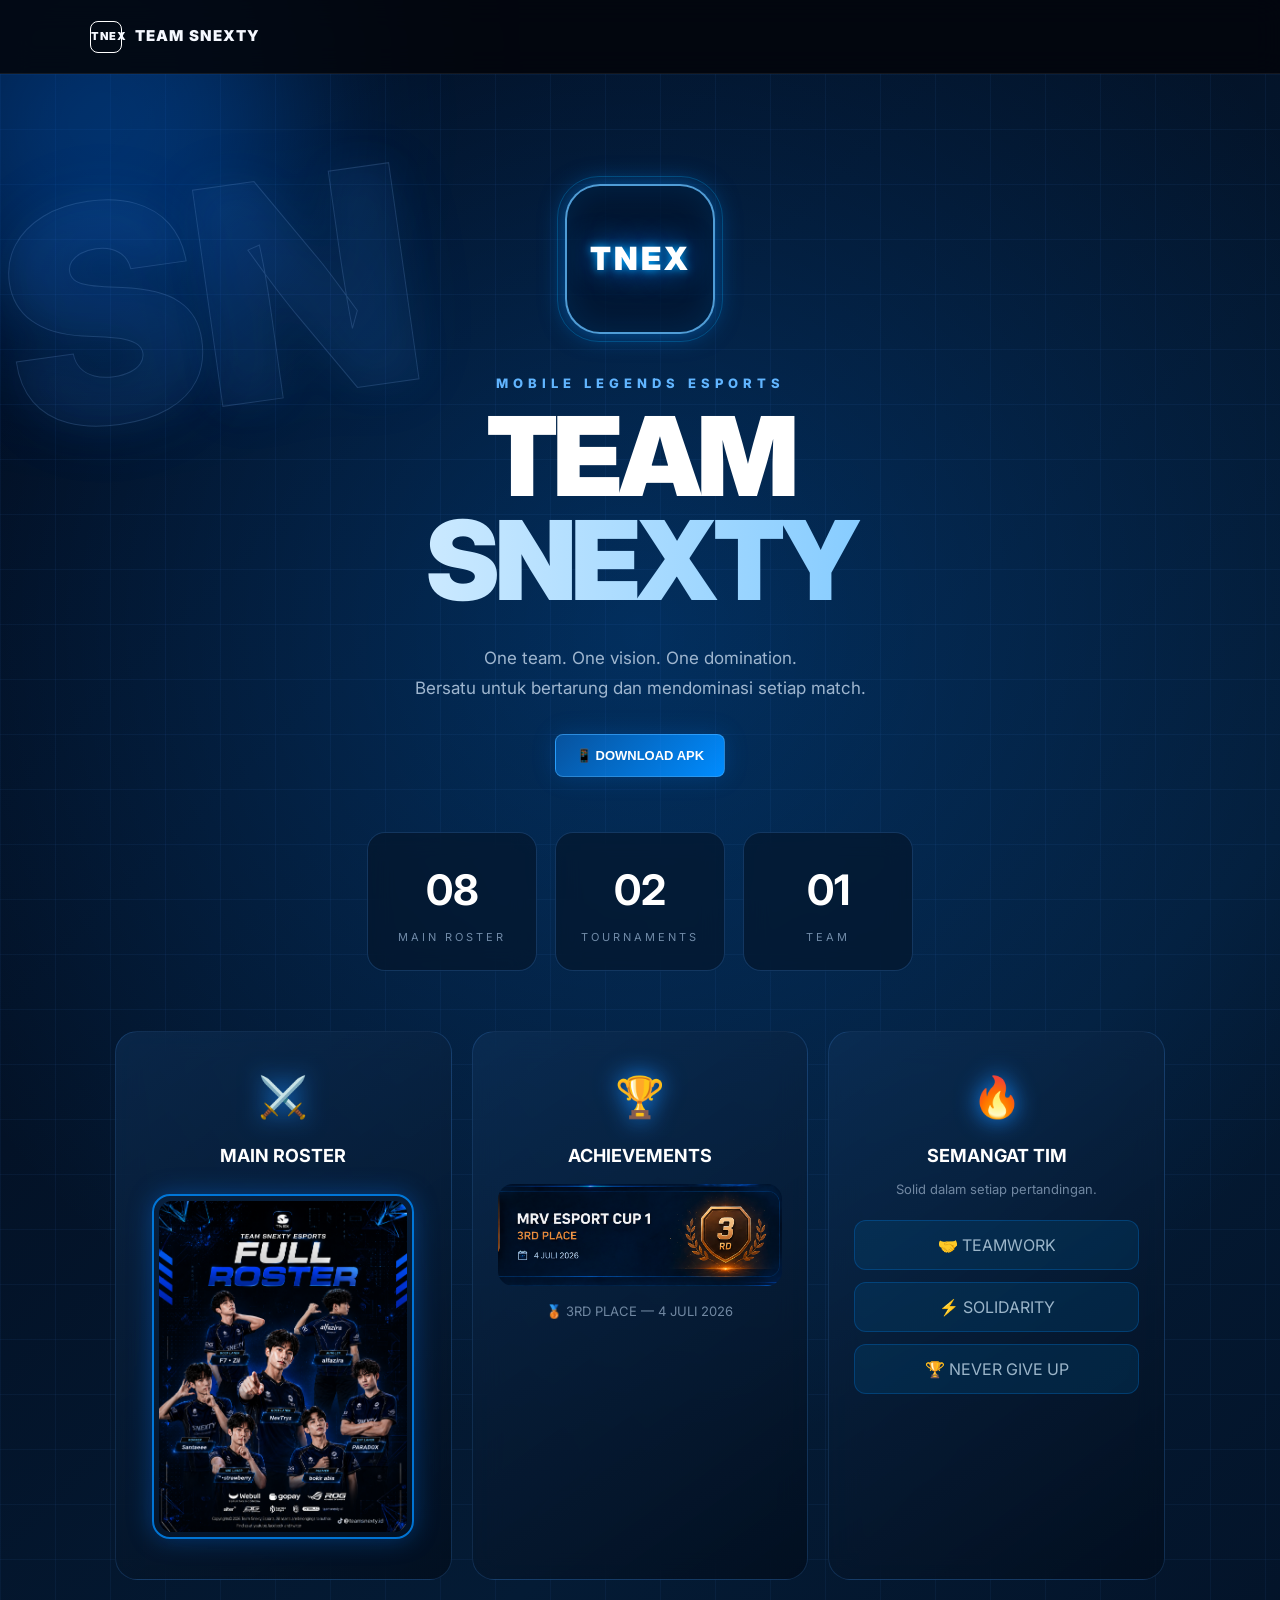
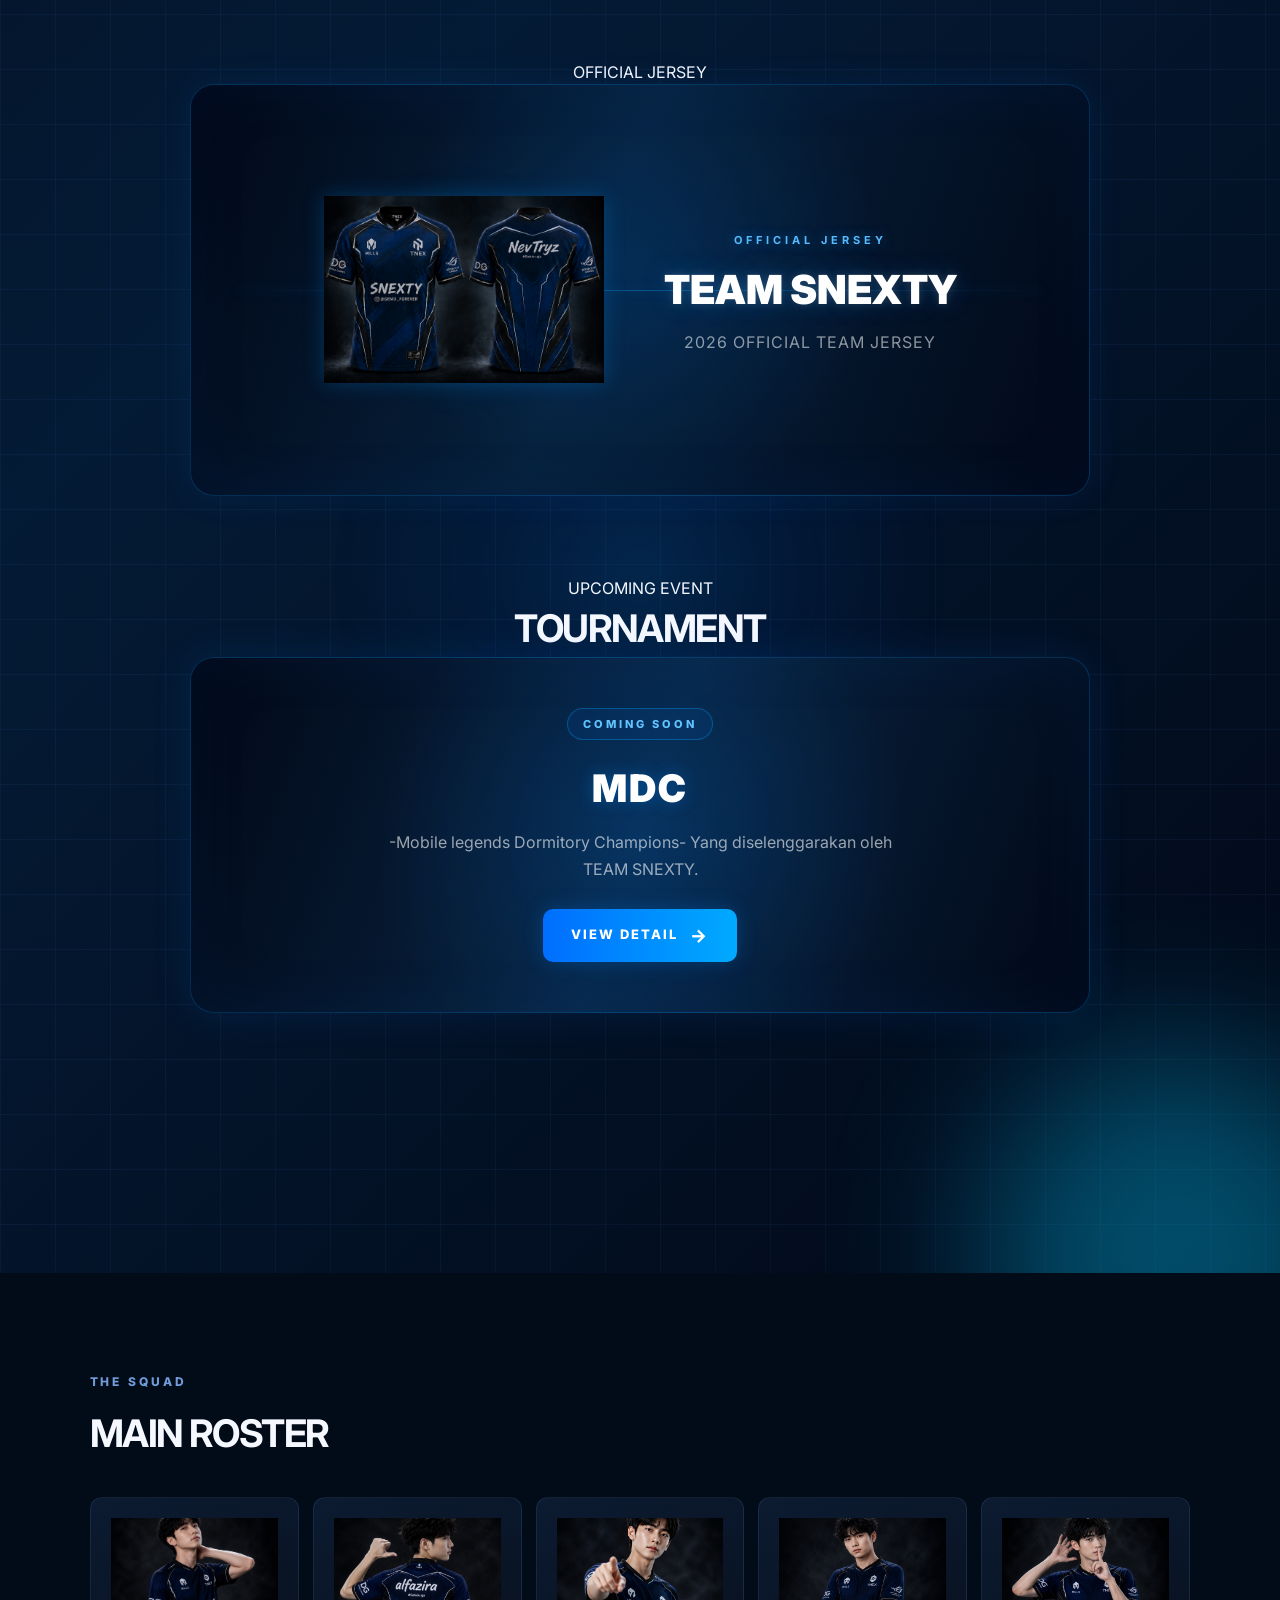
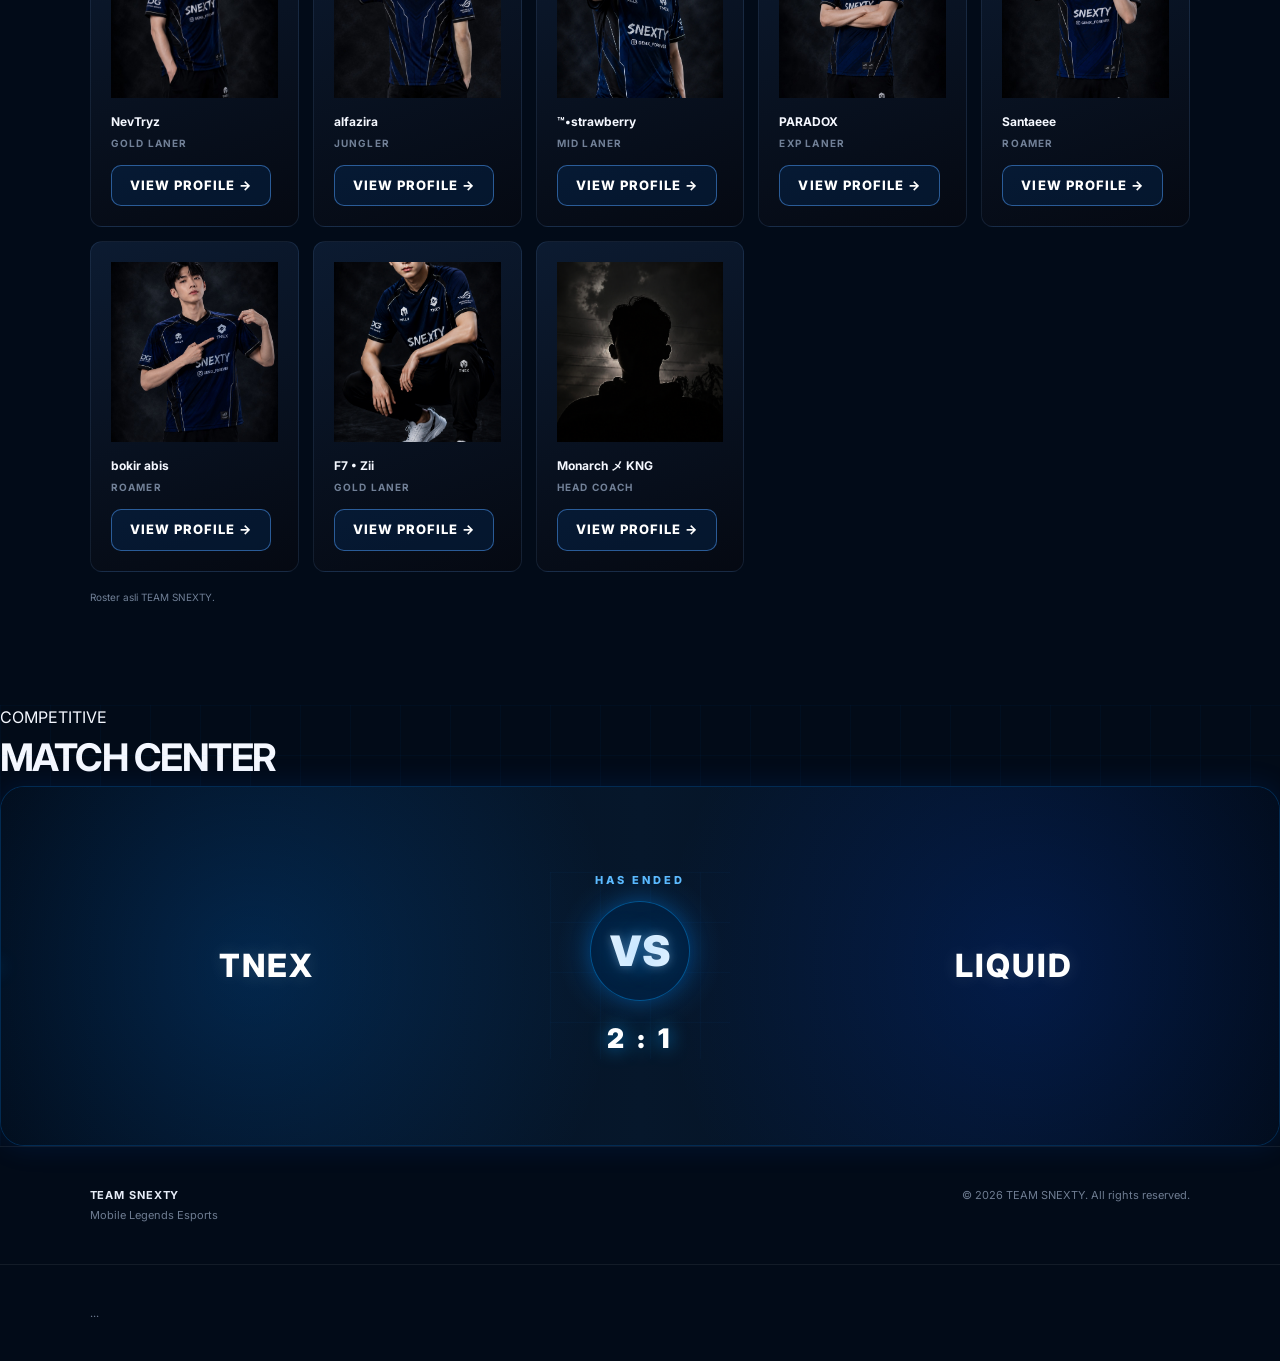
<file: index.html>
<!DOCTYPE html>
<html lang="id">
<head>
  <meta charset="UTF-8">
  <meta name="viewport" content="width=device-width, initial-scale=1.0">
  <title>TEAM SNEXTY — Mobile Legends Esports</title>
  <link rel="stylesheet" href="style.css">
</head>
  <!-- DOWNLOAD APK -->

<!-- PASSWORD POPUP -->
<div id="apkGate" class="apk-gate">
  <div class="apk-overlay" onclick="closeApkGate()"></div>

  <div class="apk-box">
    <button class="apk-close" onclick="closeApkGate()">×</button>

    <div class="apk-icon">📱</div>

    <div class="apk-small">TEAM SNEXTY</div>
    <h2>DOWNLOAD APK</h2>

    <p>
      Masukkan sandi untuk membuka akses download
      aplikasi TEAM SNEXTY.
    </p>

    <input
      id="apkPassword"
      type="password"
      placeholder="Masukkan sandi"
    >

    <div id="apkError"></div>

    <button class="apk-unlock" onclick="checkApkPassword()">
      UNLOCK DOWNLOAD →
    </button>

    <!-- Muncul kalau password benar -->
    <div id="apkDownload" style="display:none;">
      <div class="apk-success">
        ✓ AKSES DIBUKA
      </div>

      <a
        href="TeamSnexty.apk"
        download
        class="apk-real-download"
      >
        DOWNLOAD TEAM SNEXTY APK
      </a>
    </div>
  </div>
</div>

<style>
/* TOMBOL DOWNLOAD */
.apk-btn {
  cursor: pointer;
  color: white;
  background: linear-gradient(135deg, #07529d, #008cff);
  border: 1px solid rgba(80,180,255,.5);
  box-shadow: 0 0 25px rgba(0,130,255,.2);
}

.apk-btn:hover {
  transform: translateY(-3px);
  box-shadow: 0 8px 30px rgba(0,130,255,.35);
}

/* POPUP */
.apk-gate {
  display: none;
  position: fixed;
  inset: 0;
  z-index: 99999;
  align-items: center;
  justify-content: center;
  padding: 20px;
}

.apk-gate.show {
  display: flex;
}

.apk-overlay {
  position: absolute;
  inset: 0;
  background: rgba(0,5,15,.85);
  backdrop-filter: blur(10px);
}

/* BOX */
  .apk-box {
    position: relative;
    z-index: 2;
    width: min(420px, 100%);
    padding: 32px 25px;
  text-align: center;

  border: 1px solid rgba(40,160,255,.4);
  border-radius: 22px;

  background:
    radial-gradient(
      circle at top,
      rgba(0,130,255,.2),
      transparent 45%
    ),
    linear-gradient(145deg,#0a203b,#030912);

  box-shadow:
    0 20px 70px rgba(0,0,0,.6),
    0 0 40px rgba(0,120,255,.15);
}

.apk-close {
  position: absolute;
  right: 14px;
  top: 10px;

  width: 35px;
  height: 35px;

  border: 0;
  border-radius: 10px;

  background: rgba(255,255,255,.05);
  color: white;

  font-size: 25px;
  cursor: pointer;
}

.apk-icon {
  width: 65px;
  height: 65px;

  margin: auto;
  margin-bottom: 15px;

  display: flex;
  align-items: center;
  justify-content: center;

  border-radius: 18px;

  background: rgba(0,120,255,.12);
  border: 1px solid rgba(50,170,255,.4);

  font-size: 28px;

  box-shadow: 0 0 25px rgba(0,130,255,.2);
}

.apk-small {
  color: #45b1ff;
  font-size: 10px;
  font-weight: bold;
  letter-spacing: 4px;
}

.apk-box h2 {
  margin: 7px 0;
  color: white;
  font-size: 28px;
}

.apk-box p {
  color: #8297b1;
  font-size: 12px;
  line-height: 1.6;
}

/* INPUT */
#apkPassword {
  width: 100%;
  box-sizing: border-box;

  padding: 13px;

  margin-top: 10px;

  border-radius: 11px;
  border: 1px solid rgba(80,160,220,.3);

  outline: none;

  background: rgba(0,10,25,.8);
  color: white;

  font-size: 13px;
}

#apkPassword:focus {
  border-color: #299fff;
  box-shadow: 0 0 20px rgba(0,140,255,.15);
}

/* ERROR */
#apkError {
  min-height: 18px;
  margin-top: 7px;

  color: #ff7185;
  font-size: 11px;
  font-weight: bold;
}

/* UNLOCK */
.apk-unlock {
  width: 100%;

  padding: 13px;

  border: 1px solid rgba(70,170,255,.5);
  border-radius: 11px;

  background: linear-gradient(135deg,#07519b,#0089ed);

  color: white;

  font-weight: bold;
  font-size: 11px;

  cursor: pointer;
}

.apk-unlock:hover {
  filter: brightness(1.15);
}

/* BERHASIL */
.apk-success {
  margin-top: 15px;
  padding: 10px;

  border-radius: 9px;

  color: #65e0af;
  background: rgba(20,180,110,.08);

  border: 1px solid rgba(20,180,110,.25);

  font-size: 10px;
  font-weight: bold;
}

/* DOWNLOAD ASLI */
.apk-real-download {
  display: block;

  margin-top: 10px;
  padding: 13px;

  border-radius: 11px;

  background: linear-gradient(135deg,#087cdb,#00a2ff);

  color: white;
  text-decoration: none;

  font-size: 11px;
  font-weight: bold;
}
</style>

<script>
/* =========================
   PASSWORD APK
   ========================= */

const APK_PASSWORD = "SNEXTY2026";


function openApkGate() {

  document
    .getElementById("apkGate")
    .classList.add("show");

  document
    .getElementById("apkPassword")
    .value = "";

  document
    .getElementById("apkError")
    .textContent = "";

  document
    .getElementById("apkDownload")
    .style.display = "none";

}


function closeApkGate() {

  document
    .getElementById("apkGate")
    .classList.remove("show");

}


function checkApkPassword() {

  const password =
    document.getElementById("apkPassword").value;

  const error =
    document.getElementById("apkError");

  const download =
    document.getElementById("apkDownload");


  if (password === APK_PASSWORD) {

    error.textContent = "";

    download.style.display = "block";

  } else {

    error.textContent =
      "❌ Sandi salah!";

    download.style.display =
      "none";

  }

}
</script>
  <main>
<body>
  <header class="navbar">
  <a class="brand" href="#home">
    <span>TNEX</span> TEAM SNEXTY
  </a>

  <button class="menu" aria-label="Buka menu">☰</button>

  <nav class="mobile-menu">
    <a href="#home">Home</a>
    <a href="#roster">Roster</a>
    <a href="#matches">Matches</a>
  </nav>
  </header>
      </div>
      <div class="hero-mark">SN</div>
    </section>
    <section class="team-showcase">

  <div class="light-orb orb-one"></div>
  <div class="light-orb orb-two"></div>

  <div class="team-logo-box">
    <div class="team-logo">TNEX</div>
  </div>

  <p class="team-label">MOBILE LEGENDS ESPORTS</p>

  <h2 class="team-title">
    TEAM <span>SNEXTY</span>
  </h2>

  <p class="team-desc">
    One team. One vision. One domination.
    <br>
    Bersatu untuk bertarung dan mendominasi setiap match.
  </p>

      <button type="button" class="btn apk-btn" onclick="openApkGate()">
  📱 DOWNLOAD APK
</button>
      
  <div class="team-highlights">

    <div class="highlight">
      <strong>08</strong>
      <span>MAIN ROSTER</span>
    </div>

    <div class="highlight">
      <strong>02</strong>
      <span>TOURNAMENTS</span>
    </div>

    <div class="highlight">
      <strong>01</strong>
      <span>TEAM</span>
    </div>

  </div>

  <div class="showcase-bottom">

    <div class="showcase-card roster-showcase">
    <div class="showcase-icon">⚔️</div>

    <h3>MAIN ROSTER</h3>

    <div class="roster-image">
        <img src="roaster.jpg" alt="TEAM SNEXTY FULL ROSTER">
    </div>
</div>

    <div class="showcase-card achievement-showcase">
    <div class="showcase-icon">🏆</div>

    <h3>ACHIEVEMENTS</h3>

    <div class="achievement-image">
        <img src="banner-mrv.png" alt="MRV ESPORT CUP 1">
    </div>

    <p>🥉 3RD PLACE — 4 JULI 2026</p>
</div>

    <div class="showcase-card">
    <div class="showcase-icon">🔥</div>
    <h3>SEMANGAT TIM</h3>
    <p>Solid dalam setiap pertandingan.</p>

    <div class="team-spirit-info">
        <span>🤝 TEAMWORK</span>
        <span>⚡ SOLIDARITY</span>
        <span>🏆 NEVER GIVE UP</span>
    </div>
    </div>

  </div>
<section id="jersey" class="jersey-section">

    <div class="section-title">
        <span>OFFICIAL JERSEY</span>

      
    </div>

    <div class="jersey-card">

        <div class="jersey-image">
            <img src="jerseys.png" alt="TEAM SNEXTY Jersey">
        </div>

        <div class="jersey-info">
            <span class="jersey-label">OFFICIAL JERSEY</span>
            <h3>TEAM SNEXTY</h3>
            <p>2026 OFFICIAL TEAM JERSEY</p>
        </div>

    </div>
<!-- TOURNAMENT -->
<section id="tournament" class="tournament-section">

    <div class="section-title">
        <span>UPCOMING EVENT</span>
        <h2>TOURNAMENT</h2>
    </div>

    <div class="tournament-card">

        <div class="tournament-glow"></div>

        <div class="tournament-content">
            <span class="tournament-status">COMING SOON</span>

            <h3>MDC</h3>

            <p>
        -Mobile legends Dormitory Champions- 
              Yang diselenggarakan oleh TEAM SNEXTY.
            </p>

           <a href="tournament.html"
   class="tournament-btn"
   target="_blank"
   rel="noopener">
    VIEW DETAIL
    <span>→</span>
</a>
        </div>

    </div>

</section>
</section>
    </section>
    <section id="roster" class="section">
      <div class="section-head">
        <p class="eyebrow">THE SQUAD</p>
        <h2>MAIN ROSTER</h2>
  </div>
      
</body>
</html>
      <div class="cards">
  <article class="player">
  <img src="nevtryz-roster.jpg" alt="NevTryz"
       style="width:100%; height:180px; object-fit:cover; display:block;">

  <h3>NevTryz</h3>

  <p>GOLD LANER</p>

  <a href="nevtryz.html" class="view-profile">
    VIEW PROFILE →
  </a>
  </article>
  <article class="player">
  <img src="jik.jpg" alt="alfazira"
       style="width:100%; height:180px; object-fit:cover; display:block;">
<h3>alfazira</h3>
<p>JUNGLER</p>

<a href="alfazira.html" class="view-profile">
  VIEW PROFILE →
</a>
  </article>
  <article class="player">
  <img src="santaeee-point-camera.jpg" alt="™•strawberry"
       style="width:100%; height:180px; object-fit:cover; display:block;">
  <h3>™•strawberry</h3>
  <p>MID LANER</p>
    <a href="strawberry.html" class="view-profile">
  VIEW PROFILE →
</a>
</article>
  <article class="player">
  <img src="raven.jpg" alt="PARADOX"
       style="width:100%; height:180px; object-fit:cover; display:block;">
  <h3>PARADOX</h3>
  <p>EXP LANER</p>
    <a href="paradox.html" class="view-profile">
  VIEW PROFILE →
</a>
</article>
  <article class="player">
  <img src="raven-2.jpg" alt="Santaeee"
       style="width:100%; height:180px; object-fit:cover; display:block;">
  <h3>Santaeee</h3>
  <p>ROAMER</p>
    <a href="santaeee.html" class="view-profile">
  VIEW PROFILE →
</a>
</article>
  <article class="player">
  <img src="santaeee.jpg" alt="bokir abis"
       style="width:100%; height:180px; object-fit:cover; display:block;">
  <h3>bokir abis</h3>
  <p>ROAMER</p>
    <a href="bokir.html" class="view-profile">
  VIEW PROFILE →
    </a>
  </article>
  <article class="player">
  <img src="jjj.jpg" alt="F7 • Zii"
       style="width:100%; height:180px; object-fit:cover; display:block;">
  <h3>F7 • Zii</h3>
  <p>GOLD LANER</p>
    <a href="f7-zii.html" class="view-profile">
  VIEW PROFILE →
    </a>
</article>
  <article class="player">
  <img src="nh.jpg" alt="Monarch メ KNG"
       style="width:100%; height:180px; object-fit:cover; display:block;">
  <h3>Monarch メ KNG</h3>
  <p>HEAD COACH</p>
    <a href="monarch.html" class="view-profile">
  VIEW PROFILE →
</a>
</article>
      </div>
      <p class="hint">Roster asli TEAM SNEXTY.</p>
    </section>
    
</style>
   <section id="matches" class="matches-section">

  <div class="section-title">
    <span>COMPETITIVE</span>
    <h2>MATCH CENTER</h2>
  </div>
     <div class="match-card">
    <div class="match-bg"></div>

    <div class="match-team team-left">
        <div class="team-name">TNEX</div>
    </div>

    <div class="match-center">
        <div class="match-status"> HAS ENDED </div>
        <div class="match-vs">VS</div>
        <div class="match-score">2 : 1</div>
    </div>

    <div class="match-team team-right">
        <div class="team-name">LIQUID</div>
    </div>
     </div>
     

  </div>

   </section>

  </main>

  <footer>
    <div><b>TEAM SNEXTY</b><span>Mobile Legends Esports</span></div>
    <p>© 2026 TEAM SNEXTY. All rights reserved.</p>
  </footer>

  <script src="script.js"></script>
  <footer>
  ...
</footer>

<script>
const menuButton = document.querySelector('.menu');
const mobileMenu = document.querySelector('.mobile-menu');

menuButton.addEventListener('click', () => {
  mobileMenu.classList.toggle('active');
});

document.querySelectorAll('.mobile-menu a').forEach(link => {
  link.addEventListener('click', () => {
    mobileMenu.classList.remove('active');
  });
});
</script>

</body>
</html>
</body>
</html>
</file>
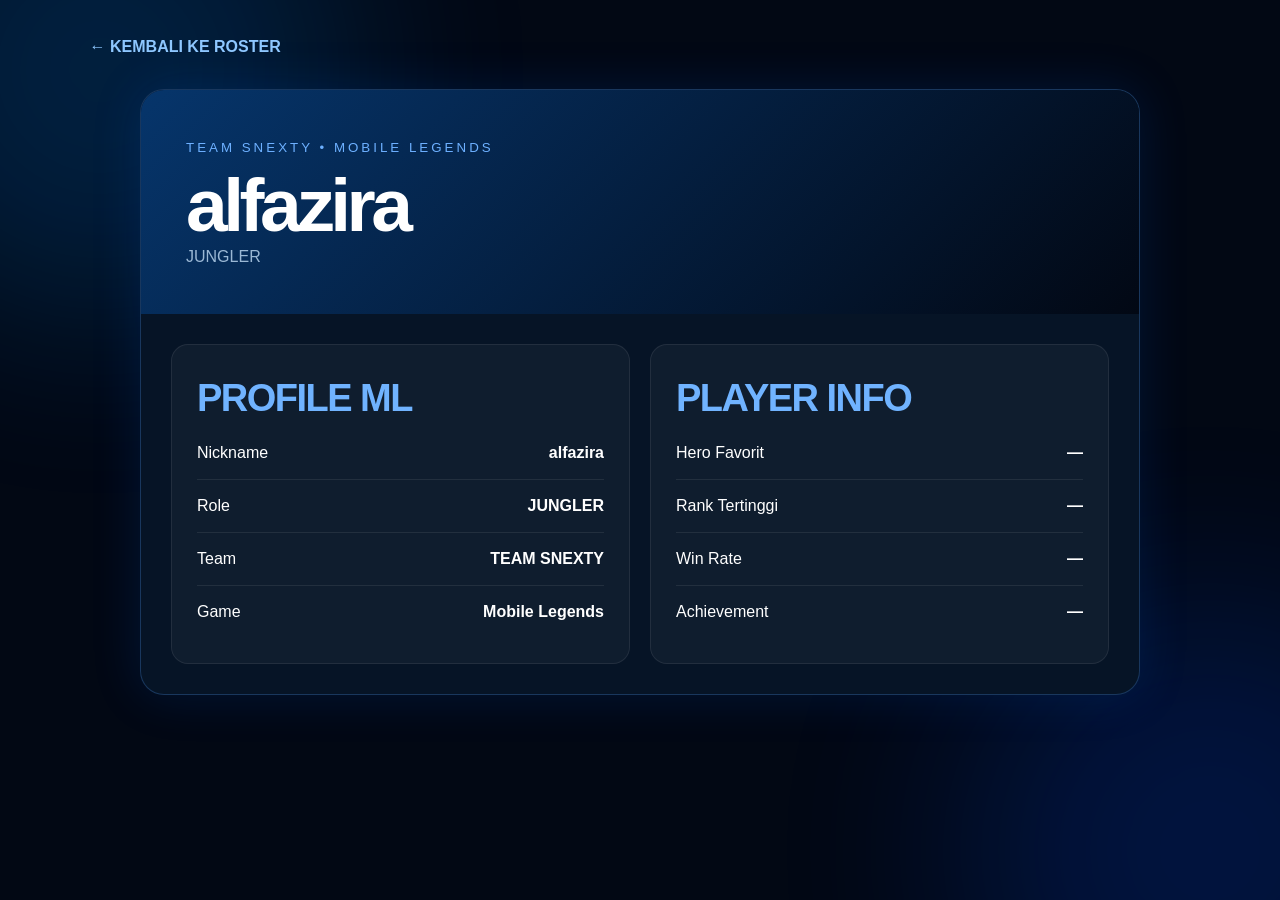
<file: alfazira.html>
<!DOCTYPE html>
<html lang="id">
<head>
<meta charset="UTF-8">
<meta name="viewport" content="width=device-width, initial-scale=1.0">

<title>alfazira — TEAM SNEXTY</title>

<link rel="stylesheet" href="style.css">

<style>
body{
  margin:0;
  background:#020814;
  color:white;
  font-family:Arial,sans-serif;
}

.profile-page{
  min-height:100vh;
  padding:35px 7%;
}

.back{
  display:inline-block;
  margin-bottom:30px;
  color:#8ec7ff;
  text-decoration:none;
  font-weight:bold;
}

.profile{
  max-width:1000px;
  margin:auto;
  overflow:hidden;
  border-radius:24px;
  border:1px solid rgba(80,160,255,.25);
  background:#061426;
  box-shadow:0 0 50px rgba(0,100,255,.15);
}

.profile-head{
  padding:45px;
  background:
    linear-gradient(135deg,#06356b,#020814);
}

.profile-head small{
  color:#6db0ff;
  letter-spacing:3px;
}

.profile-head h1{
  margin:12px 0 5px;
  font-size:clamp(42px,8vw,75px);
}

.role{
  color:#9bb8d5;
}

.content{
  display:grid;
  grid-template-columns:1fr 1fr;
  gap:20px;
  padding:30px;
}

.box{
  padding:25px;
  border-radius:17px;
  background:rgba(255,255,255,.04);
  border:1px solid rgba(255,255,255,.08);
}

.box h2{
  color:#70b3ff;
  margin-top:0;
}

.stat{
  display:flex;
  justify-content:space-between;
  padding:14px 0;
  border-bottom:1px solid rgba(255,255,255,.08);
}

.stat:last-child{
  border-bottom:0;
}

@media(max-width:700px){
  .content{
    grid-template-columns:1fr;
    padding:18px;
  }
}
</style>
</head>

<body>

<main class="profile-page">

<a href="index.html" class="back">
← KEMBALI KE ROSTER
</a>

<section class="profile">

<div class="profile-head">

<small>TEAM SNEXTY • MOBILE LEGENDS</small>

<h1>alfazira</h1>

<div class="role">
JUNGLER
</div>

</div>


<div class="content">

<div class="box">

<h2>PROFILE ML</h2>

<div class="stat">
<span>Nickname</span>
<strong>alfazira</strong>
</div>

<div class="stat">
<span>Role</span>
<strong>JUNGLER</strong>
</div>

<div class="stat">
<span>Team</span>
<strong>TEAM SNEXTY</strong>
</div>

<div class="stat">
<span>Game</span>
<strong>Mobile Legends</strong>
</div>

</div>


<div class="box">

<h2>PLAYER INFO</h2>

<div class="stat">
<span>Hero Favorit</span>
<strong>—</strong>
</div>

<div class="stat">
<span>Rank Tertinggi</span>
<strong>—</strong>
</div>

<div class="stat">
<span>Win Rate</span>
<strong>—</strong>
</div>

<div class="stat">
<span>Achievement</span>
<strong>—</strong>
</div>

</div>

</div>

</section>

</main>

</body>
</html>
</file>
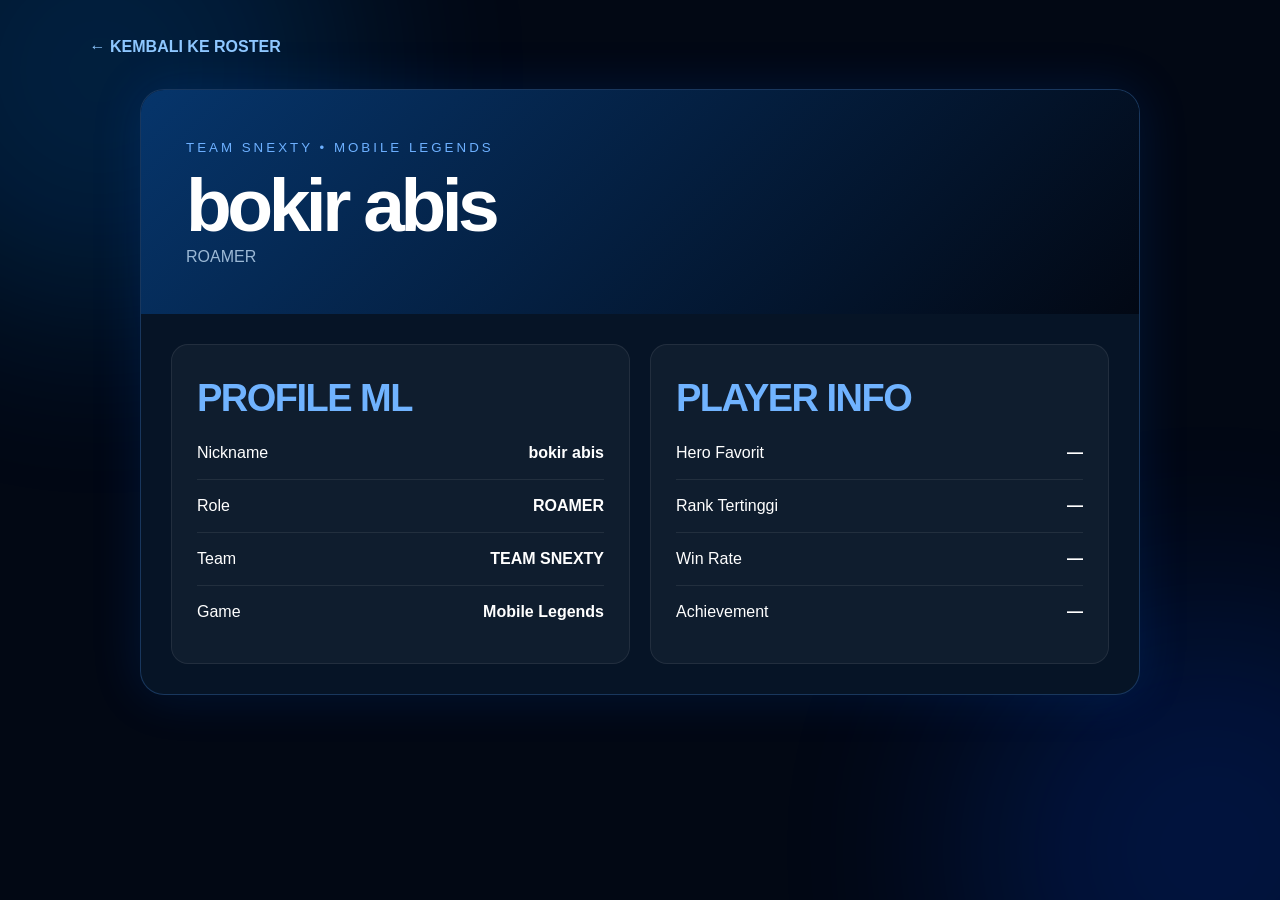
<file: bokir.html>
<!DOCTYPE html>
<html lang="id">
<head>
<meta charset="UTF-8">
<meta name="viewport" content="width=device-width, initial-scale=1.0">

<title>bokir abis — TEAM SNEXTY</title>
<link rel="stylesheet" href="style.css">

<style>
body{
  margin:0;
  background:#020814;
  color:white;
  font-family:Arial,sans-serif;
}

.profile-page{
  min-height:100vh;
  padding:35px 7%;
}

.back{
  display:inline-block;
  margin-bottom:30px;
  color:#8ec7ff;
  text-decoration:none;
  font-weight:bold;
}

.profile{
  max-width:1000px;
  margin:auto;
  overflow:hidden;
  border-radius:24px;
  border:1px solid rgba(80,160,255,.25);
  background:#061426;
  box-shadow:0 0 50px rgba(0,100,255,.15);
}

.profile-head{
  padding:45px;
  background:linear-gradient(135deg,#06356b,#020814);
}

.profile-head small{
  color:#6db0ff;
  letter-spacing:3px;
}

.profile-head h1{
  margin:12px 0 5px;
  font-size:clamp(40px,8vw,75px);
}

.role{
  color:#9bb8d5;
}

.content{
  display:grid;
  grid-template-columns:1fr 1fr;
  gap:20px;
  padding:30px;
}

.box{
  padding:25px;
  border-radius:17px;
  background:rgba(255,255,255,.04);
  border:1px solid rgba(255,255,255,.08);
}

.box h2{
  color:#70b3ff;
  margin-top:0;
}

.stat{
  display:flex;
  justify-content:space-between;
  padding:14px 0;
  border-bottom:1px solid rgba(255,255,255,.08);
}

.stat:last-child{
  border-bottom:0;
}

@media(max-width:700px){
  .content{
    grid-template-columns:1fr;
    padding:18px;
  }
}
</style>
</head>

<body>

<main class="profile-page">

<a href="index.html" class="back">
← KEMBALI KE ROSTER
</a>

<section class="profile">

<div class="profile-head">

<small>TEAM SNEXTY • MOBILE LEGENDS</small>

<h1>bokir abis</h1>

<div class="role">
ROAMER
</div>

</div>

<div class="content">

<div class="box">

<h2>PROFILE ML</h2>

<div class="stat">
<span>Nickname</span>
<strong>bokir abis</strong>
</div>

<div class="stat">
<span>Role</span>
<strong>ROAMER</strong>
</div>

<div class="stat">
<span>Team</span>
<strong>TEAM SNEXTY</strong>
</div>

<div class="stat">
<span>Game</span>
<strong>Mobile Legends</strong>
</div>

</div>

<div class="box">

<h2>PLAYER INFO</h2>

<div class="stat">
<span>Hero Favorit</span>
<strong>—</strong>
</div>

<div class="stat">
<span>Rank Tertinggi</span>
<strong>—</strong>
</div>

<div class="stat">
<span>Win Rate</span>
<strong>—</strong>
</div>

<div class="stat">
<span>Achievement</span>
<strong>—</strong>
</div>

</div>

</div>

</section>

</main>

</body>
</html>
</file>
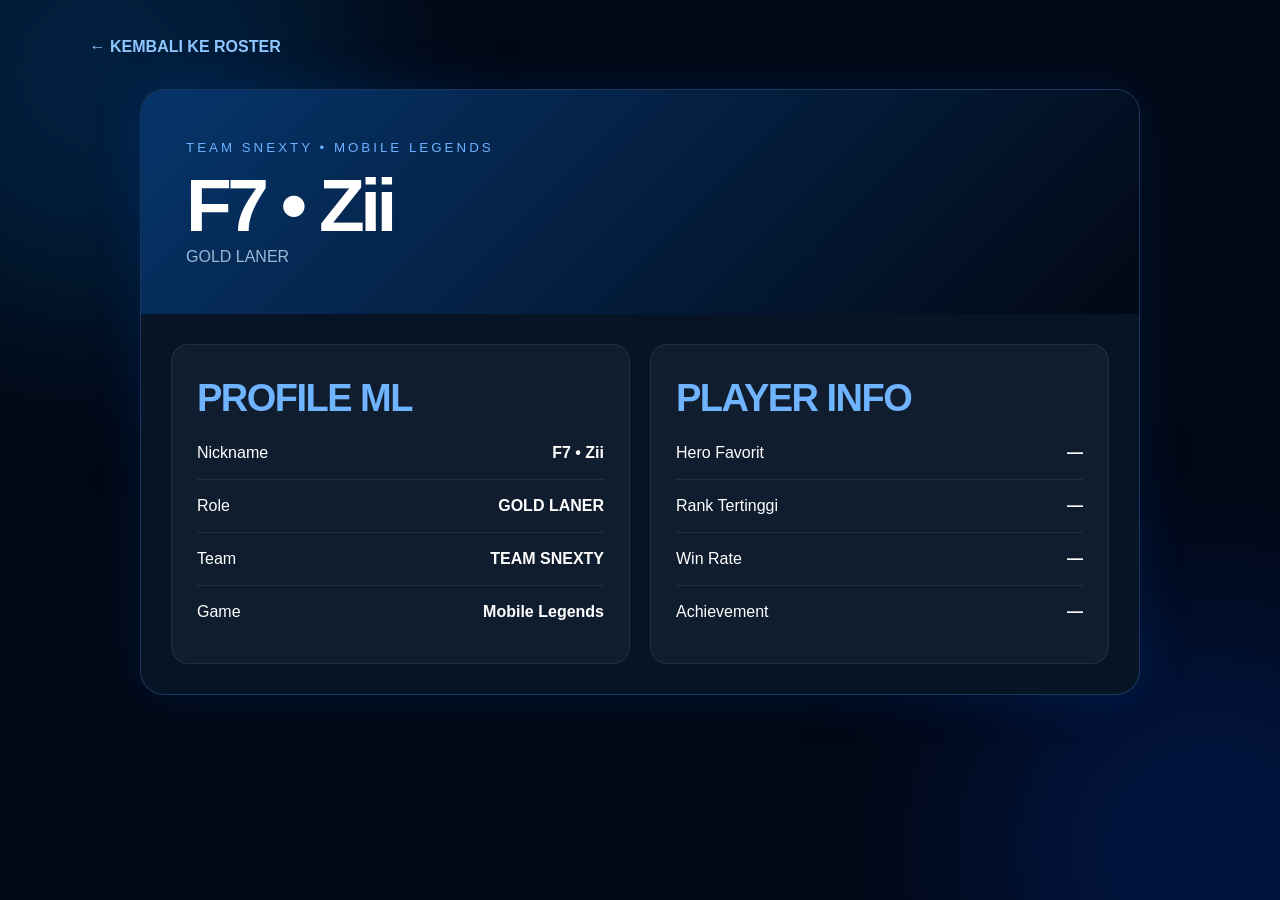
<file: f7-zii.html>
<!DOCTYPE html>
<html lang="id">
<head>
<meta charset="UTF-8">
<meta name="viewport" content="width=device-width, initial-scale=1.0">

<title>F7 • Zii — TEAM SNEXTY</title>
<link rel="stylesheet" href="style.css">

<style>
body{
  margin:0;
  background:#020814;
  color:white;
  font-family:Arial,sans-serif;
}

.profile-page{
  min-height:100vh;
  padding:35px 7%;
}

.back{
  display:inline-block;
  margin-bottom:30px;
  color:#8ec7ff;
  text-decoration:none;
  font-weight:bold;
}

.profile{
  max-width:1000px;
  margin:auto;
  overflow:hidden;
  border-radius:24px;
  border:1px solid rgba(80,160,255,.25);
  background:#061426;
  box-shadow:0 0 50px rgba(0,100,255,.15);
}

.profile-head{
  padding:45px;
  background:linear-gradient(135deg,#06356b,#020814);
}

.profile-head small{
  color:#6db0ff;
  letter-spacing:3px;
}

.profile-head h1{
  margin:12px 0 5px;
  font-size:clamp(40px,8vw,75px);
}

.role{
  color:#9bb8d5;
}

.content{
  display:grid;
  grid-template-columns:1fr 1fr;
  gap:20px;
  padding:30px;
}

.box{
  padding:25px;
  border-radius:17px;
  background:rgba(255,255,255,.04);
  border:1px solid rgba(255,255,255,.08);
}

.box h2{
  color:#70b3ff;
  margin-top:0;
}

.stat{
  display:flex;
  justify-content:space-between;
  padding:14px 0;
  border-bottom:1px solid rgba(255,255,255,.08);
}

.stat:last-child{
  border-bottom:0;
}

@media(max-width:700px){
  .content{
    grid-template-columns:1fr;
    padding:18px;
  }
}
</style>
</head>

<body>

<main class="profile-page">

<a href="index.html" class="back">
← KEMBALI KE ROSTER
</a>

<section class="profile">

<div class="profile-head">

<small>TEAM SNEXTY • MOBILE LEGENDS</small>

<h1>F7 • Zii</h1>

<div class="role">
GOLD LANER
</div>

</div>

<div class="content">

<div class="box">

<h2>PROFILE ML</h2>

<div class="stat">
<span>Nickname</span>
<strong>F7 • Zii</strong>
</div>

<div class="stat">
<span>Role</span>
<strong>GOLD LANER</strong>
</div>

<div class="stat">
<span>Team</span>
<strong>TEAM SNEXTY</strong>
</div>

<div class="stat">
<span>Game</span>
<strong>Mobile Legends</strong>
</div>

</div>

<div class="box">

<h2>PLAYER INFO</h2>

<div class="stat">
<span>Hero Favorit</span>
<strong>—</strong>
</div>

<div class="stat">
<span>Rank Tertinggi</span>
<strong>—</strong>
</div>

<div class="stat">
<span>Win Rate</span>
<strong>—</strong>
</div>

<div class="stat">
<span>Achievement</span>
<strong>—</strong>
</div>

</div>

</div>

</section>

</main>

</body>
</html>
</file>
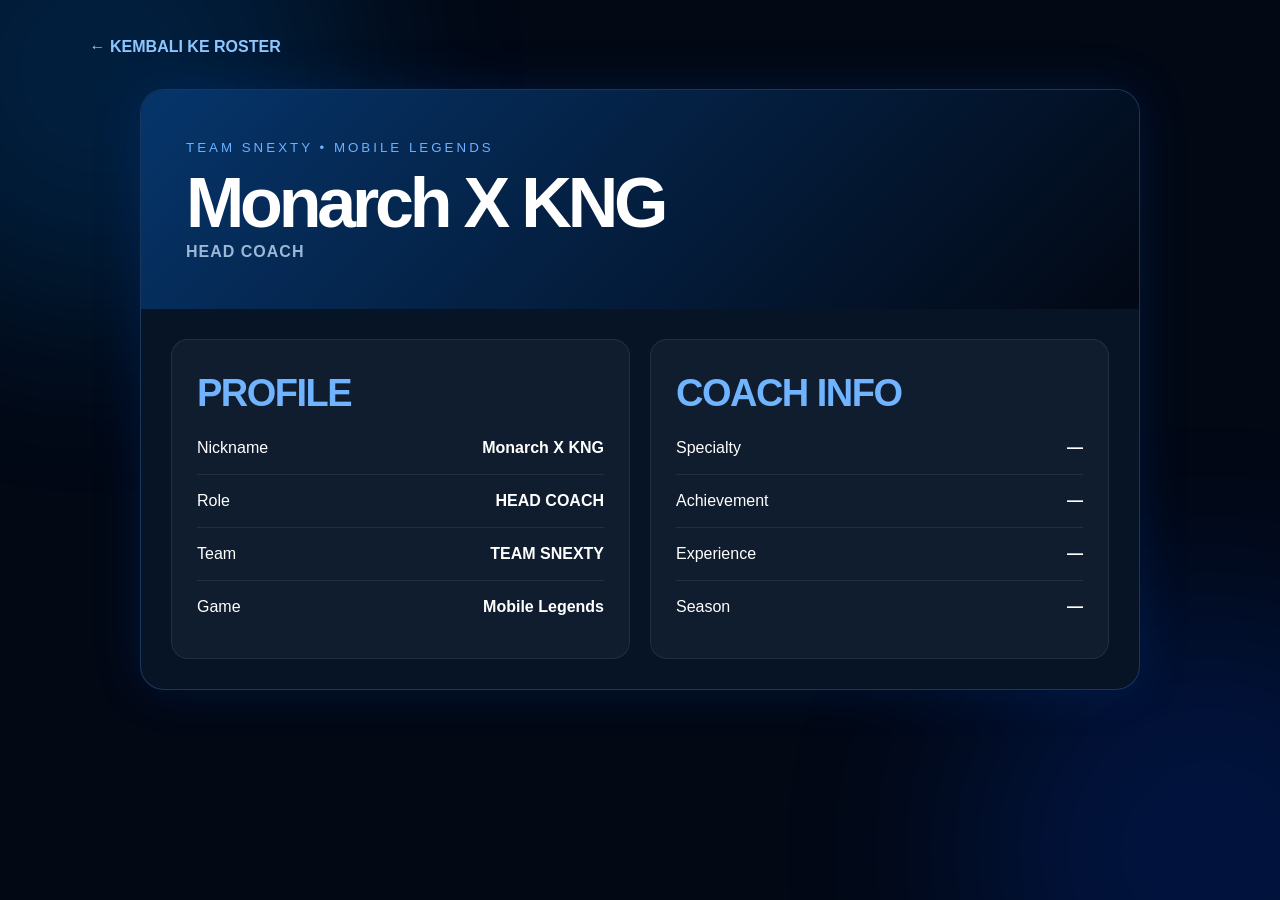
<file: monarch.html>
<!DOCTYPE html>
<html lang="id">
<head>
<meta charset="UTF-8">
<meta name="viewport" content="width=device-width, initial-scale=1.0">

<title>Monarch X KNG — TEAM SNEXTY</title>

<link rel="stylesheet" href="style.css">

<style>

body{
  margin:0;
  background:#020814;
  color:white;
  font-family:Arial,sans-serif;
}

.profile-page{
  min-height:100vh;
  padding:35px 7%;
}

.back{
  display:inline-block;
  margin-bottom:30px;
  color:#8ec7ff;
  text-decoration:none;
  font-weight:bold;
}

.profile{
  max-width:1000px;
  margin:auto;
  overflow:hidden;
  border-radius:24px;
  border:1px solid rgba(80,160,255,.25);
  background:#061426;
  box-shadow:0 0 50px rgba(0,100,255,.15);
}

.profile-head{
  padding:45px;
  background:
    linear-gradient(
      135deg,
      #06356b,
      #020814
    );
}

.profile-head small{
  color:#6db0ff;
  letter-spacing:3px;
}

.profile-head h1{
  margin:12px 0 5px;
  font-size:clamp(38px,8vw,70px);
}

.role{
  color:#9bb8d5;
  font-weight:bold;
  letter-spacing:1px;
}

.content{
  display:grid;
  grid-template-columns:1fr 1fr;
  gap:20px;
  padding:30px;
}

.box{
  padding:25px;
  border-radius:17px;
  background:rgba(255,255,255,.04);
  border:1px solid rgba(255,255,255,.08);
}

.box h2{
  color:#70b3ff;
  margin-top:0;
}

.stat{
  display:flex;
  justify-content:space-between;
  gap:15px;
  padding:14px 0;
  border-bottom:1px solid rgba(255,255,255,.08);
}

.stat:last-child{
  border-bottom:0;
}

@media(max-width:700px){

  .content{
    grid-template-columns:1fr;
    padding:18px;
  }

  .profile-head{
    padding:30px 22px;
  }

}

</style>
</head>


<body>

<main class="profile-page">

<a href="index.html" class="back">
← KEMBALI KE ROSTER
</a>


<section class="profile">

<div class="profile-head">

<small>
TEAM SNEXTY • MOBILE LEGENDS
</small>

<h1>
Monarch X KNG
</h1>

<div class="role">
HEAD COACH
</div>

</div>


<div class="content">


<div class="box">

<h2>PROFILE</h2>

<div class="stat">
<span>Nickname</span>
<strong>Monarch X KNG</strong>
</div>

<div class="stat">
<span>Role</span>
<strong>HEAD COACH</strong>
</div>

<div class="stat">
<span>Team</span>
<strong>TEAM SNEXTY</strong>
</div>

<div class="stat">
<span>Game</span>
<strong>Mobile Legends</strong>
</div>

</div>


<div class="box">

<h2>COACH INFO</h2>

<div class="stat">
<span>Specialty</span>
<strong>—</strong>
</div>

<div class="stat">
<span>Achievement</span>
<strong>—</strong>
</div>

<div class="stat">
<span>Experience</span>
<strong>—</strong>
</div>

<div class="stat">
<span>Season</span>
<strong>—</strong>
</div>

</div>


</div>

</section>

</main>

</body>
</html>
</file>
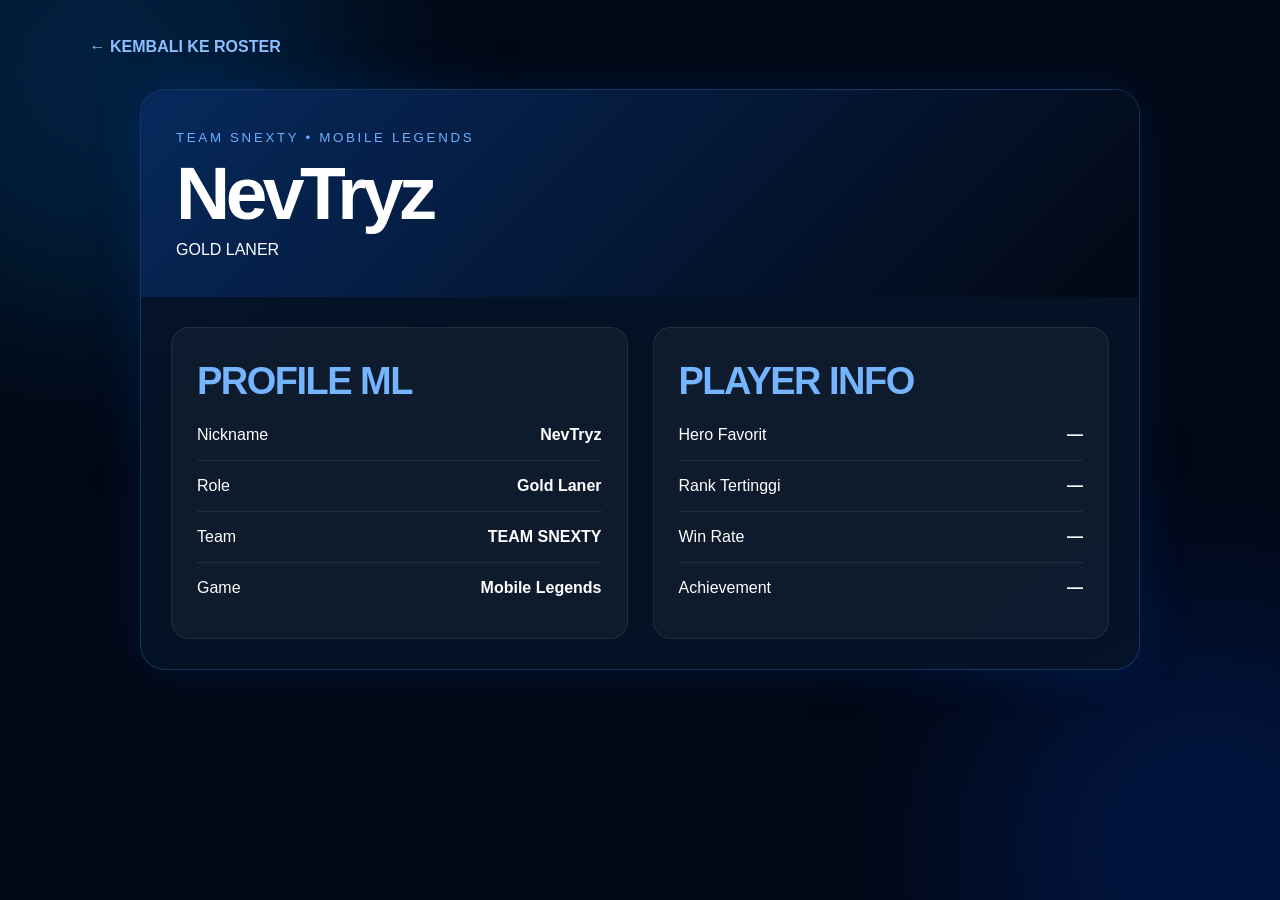
<file: nevtryz.html>
<!DOCTYPE html>
<html lang="id">
<head>
  <meta charset="UTF-8">
  <meta name="viewport" content="width=device-width, initial-scale=1.0">

  <title>NevTryz — TEAM SNEXTY</title>

  <link rel="stylesheet" href="style.css">

  <style>
    body {
      margin: 0;
      background: #020814;
      color: white;
      font-family: Arial, sans-serif;
    }

    .profile-page {
      min-height: 100vh;
      padding: 35px 7%;
      box-sizing: border-box;
    }

    .back {
      display: inline-block;
      margin-bottom: 30px;
      color: #8dbfff;
      text-decoration: none;
      font-weight: bold;
    }

    .ml-profile {
      max-width: 1000px;
      margin: auto;
      border: 1px solid rgba(80,160,255,.25);
      border-radius: 25px;
      overflow: hidden;
      background: rgba(5,20,40,.85);
      box-shadow: 0 0 50px rgba(0,100,255,.15);
    }

    .profile-title {
      padding: 35px;
      background: linear-gradient(135deg, #06295c, #020814);
    }

    .profile-title small {
      color: #6daeff;
      letter-spacing: .2em;
    }

    .profile-title h1 {
      font-size: clamp(40px, 8vw, 75px);
      margin: 10px 0;
    }

    .profile-content {
      display: grid;
      grid-template-columns: 1fr 1fr;
      gap: 25px;
      padding: 30px;
    }

    .info {
      padding: 25px;
      border-radius: 18px;
      background: rgba(255,255,255,.04);
      border: 1px solid rgba(255,255,255,.08);
    }

    .info h2 {
      margin-top: 0;
      color: #75b5ff;
    }

    .stat {
      display: flex;
      justify-content: space-between;
      padding: 13px 0;
      border-bottom: 1px solid rgba(255,255,255,.08);
    }

    .stat:last-child {
      border-bottom: 0;
    }

    @media(max-width:700px) {
      .profile-content {
        grid-template-columns: 1fr;
        padding: 18px;
      }
    }
  </style>
</head>

<body>

  <main class="profile-page">

    <a href="index.html" class="back">← KEMBALI KE ROSTER</a>

    <section class="ml-profile">

      <div class="profile-title">
        <small>TEAM SNEXTY • MOBILE LEGENDS</small>
        <h1>NevTryz</h1>
        <p>GOLD LANER</p>
      </div>

      <div class="profile-content">

        <div class="info">
          <h2>PROFILE ML</h2>

          <div class="stat">
            <span>Nickname</span>
            <strong>NevTryz</strong>
          </div>

          <div class="stat">
            <span>Role</span>
            <strong>Gold Laner</strong>
          </div>

          <div class="stat">
            <span>Team</span>
            <strong>TEAM SNEXTY</strong>
          </div>

          <div class="stat">
            <span>Game</span>
            <strong>Mobile Legends</strong>
          </div>
        </div>

        <div class="info">
          <h2>PLAYER INFO</h2>

          <div class="stat">
            <span>Hero Favorit</span>
            <strong>—</strong>
          </div>

          <div class="stat">
            <span>Rank Tertinggi</span>
            <strong>—</strong>
          </div>

          <div class="stat">
            <span>Win Rate</span>
            <strong>—</strong>
          </div>

          <div class="stat">
            <span>Achievement</span>
            <strong>—</strong>
          </div>
        </div>

      </div>

    </section>

  </main>

</body>
</html>
</file>
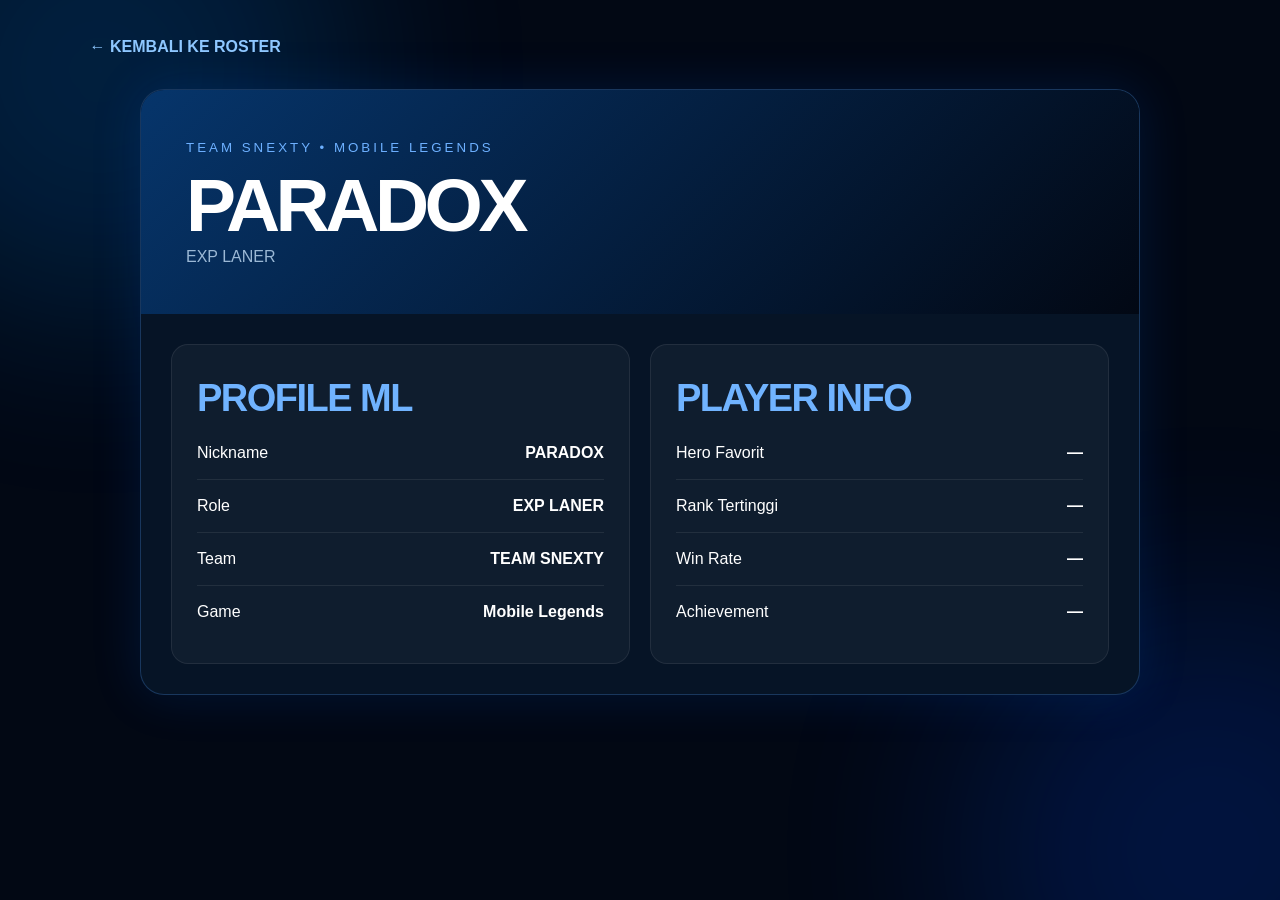
<file: paradox.html>
<!DOCTYPE html>
<html lang="id">
<head>
<meta charset="UTF-8">
<meta name="viewport" content="width=device-width, initial-scale=1.0">

<title>PARADOX — TEAM SNEXTY</title>
<link rel="stylesheet" href="style.css">

<style>
body{
  margin:0;
  background:#020814;
  color:white;
  font-family:Arial,sans-serif;
}

.profile-page{
  min-height:100vh;
  padding:35px 7%;
}

.back{
  display:inline-block;
  margin-bottom:30px;
  color:#8ec7ff;
  text-decoration:none;
  font-weight:bold;
}

.profile{
  max-width:1000px;
  margin:auto;
  overflow:hidden;
  border-radius:24px;
  border:1px solid rgba(80,160,255,.25);
  background:#061426;
  box-shadow:0 0 50px rgba(0,100,255,.15);
}

.profile-head{
  padding:45px;
  background:linear-gradient(135deg,#06356b,#020814);
}

.profile-head small{
  color:#6db0ff;
  letter-spacing:3px;
}

.profile-head h1{
  margin:12px 0 5px;
  font-size:clamp(40px,8vw,75px);
}

.role{
  color:#9bb8d5;
}

.content{
  display:grid;
  grid-template-columns:1fr 1fr;
  gap:20px;
  padding:30px;
}

.box{
  padding:25px;
  border-radius:17px;
  background:rgba(255,255,255,.04);
  border:1px solid rgba(255,255,255,.08);
}

.box h2{
  color:#70b3ff;
  margin-top:0;
}

.stat{
  display:flex;
  justify-content:space-between;
  padding:14px 0;
  border-bottom:1px solid rgba(255,255,255,.08);
}

.stat:last-child{
  border-bottom:0;
}

@media(max-width:700px){
  .content{
    grid-template-columns:1fr;
    padding:18px;
  }
}
</style>
</head>

<body>

<main class="profile-page">

<a href="index.html" class="back">
← KEMBALI KE ROSTER
</a>

<section class="profile">

<div class="profile-head">

<small>TEAM SNEXTY • MOBILE LEGENDS</small>

<h1>PARADOX</h1>

<div class="role">
EXP LANER
</div>

</div>

<div class="content">

<div class="box">

<h2>PROFILE ML</h2>

<div class="stat">
<span>Nickname</span>
<strong>PARADOX</strong>
</div>

<div class="stat">
<span>Role</span>
<strong>EXP LANER</strong>
</div>

<div class="stat">
<span>Team</span>
<strong>TEAM SNEXTY</strong>
</div>

<div class="stat">
<span>Game</span>
<strong>Mobile Legends</strong>
</div>

</div>

<div class="box">

<h2>PLAYER INFO</h2>

<div class="stat">
<span>Hero Favorit</span>
<strong>—</strong>
</div>

<div class="stat">
<span>Rank Tertinggi</span>
<strong>—</strong>
</div>

<div class="stat">
<span>Win Rate</span>
<strong>—</strong>
</div>

<div class="stat">
<span>Achievement</span>
<strong>—</strong>
</div>

</div>

</div>

</section>

</main>

</body>
</html>
</file>
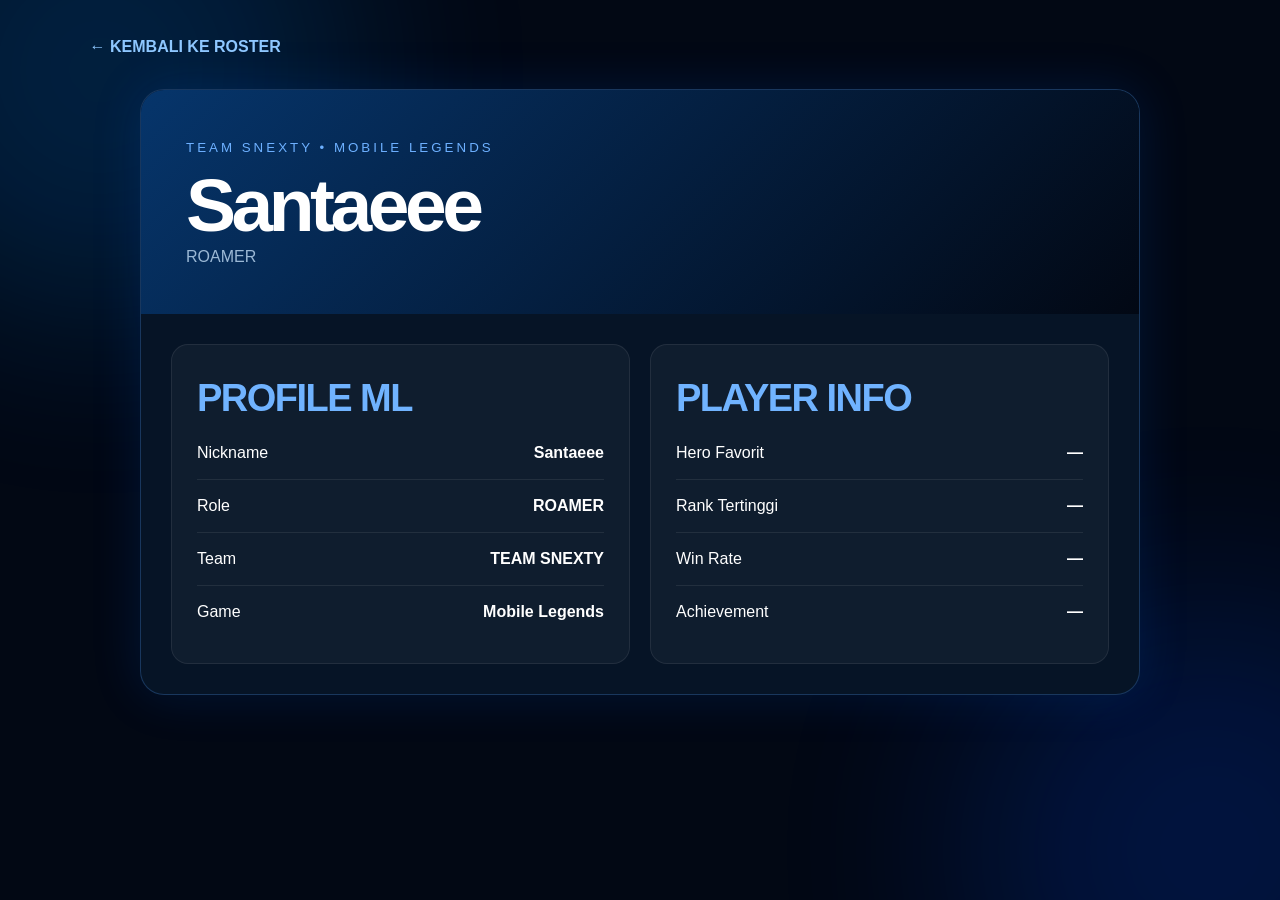
<file: santaeee.html>
<!DOCTYPE html>
<html lang="id">
<head>
<meta charset="UTF-8">
<meta name="viewport" content="width=device-width, initial-scale=1.0">

<title>Santaeee — TEAM SNEXTY</title>
<link rel="stylesheet" href="style.css">

<style>
body{
  margin:0;
  background:#020814;
  color:white;
  font-family:Arial,sans-serif;
}

.profile-page{
  min-height:100vh;
  padding:35px 7%;
}

.back{
  display:inline-block;
  margin-bottom:30px;
  color:#8ec7ff;
  text-decoration:none;
  font-weight:bold;
}

.profile{
  max-width:1000px;
  margin:auto;
  overflow:hidden;
  border-radius:24px;
  border:1px solid rgba(80,160,255,.25);
  background:#061426;
  box-shadow:0 0 50px rgba(0,100,255,.15);
}

.profile-head{
  padding:45px;
  background:linear-gradient(135deg,#06356b,#020814);
}

.profile-head small{
  color:#6db0ff;
  letter-spacing:3px;
}

.profile-head h1{
  margin:12px 0 5px;
  font-size:clamp(40px,8vw,75px);
}

.role{
  color:#9bb8d5;
}

.content{
  display:grid;
  grid-template-columns:1fr 1fr;
  gap:20px;
  padding:30px;
}

.box{
  padding:25px;
  border-radius:17px;
  background:rgba(255,255,255,.04);
  border:1px solid rgba(255,255,255,.08);
}

.box h2{
  color:#70b3ff;
  margin-top:0;
}

.stat{
  display:flex;
  justify-content:space-between;
  padding:14px 0;
  border-bottom:1px solid rgba(255,255,255,.08);
}

.stat:last-child{
  border-bottom:0;
}

@media(max-width:700px){
  .content{
    grid-template-columns:1fr;
    padding:18px;
  }
}
</style>
</head>

<body>

<main class="profile-page">

<a href="index.html" class="back">
← KEMBALI KE ROSTER
</a>

<section class="profile">

<div class="profile-head">

<small>TEAM SNEXTY • MOBILE LEGENDS</small>

<h1>Santaeee</h1>

<div class="role">
ROAMER
</div>

</div>

<div class="content">

<div class="box">

<h2>PROFILE ML</h2>

<div class="stat">
<span>Nickname</span>
<strong>Santaeee</strong>
</div>

<div class="stat">
<span>Role</span>
<strong>ROAMER</strong>
</div>

<div class="stat">
<span>Team</span>
<strong>TEAM SNEXTY</strong>
</div>

<div class="stat">
<span>Game</span>
<strong>Mobile Legends</strong>
</div>

</div>

<div class="box">

<h2>PLAYER INFO</h2>

<div class="stat">
<span>Hero Favorit</span>
<strong>—</strong>
</div>

<div class="stat">
<span>Rank Tertinggi</span>
<strong>—</strong>
</div>

<div class="stat">
<span>Win Rate</span>
<strong>—</strong>
</div>

<div class="stat">
<span>Achievement</span>
<strong>—</strong>
</div>

</div>

</div>

</section>

</main>

</body>
</html>
</file>
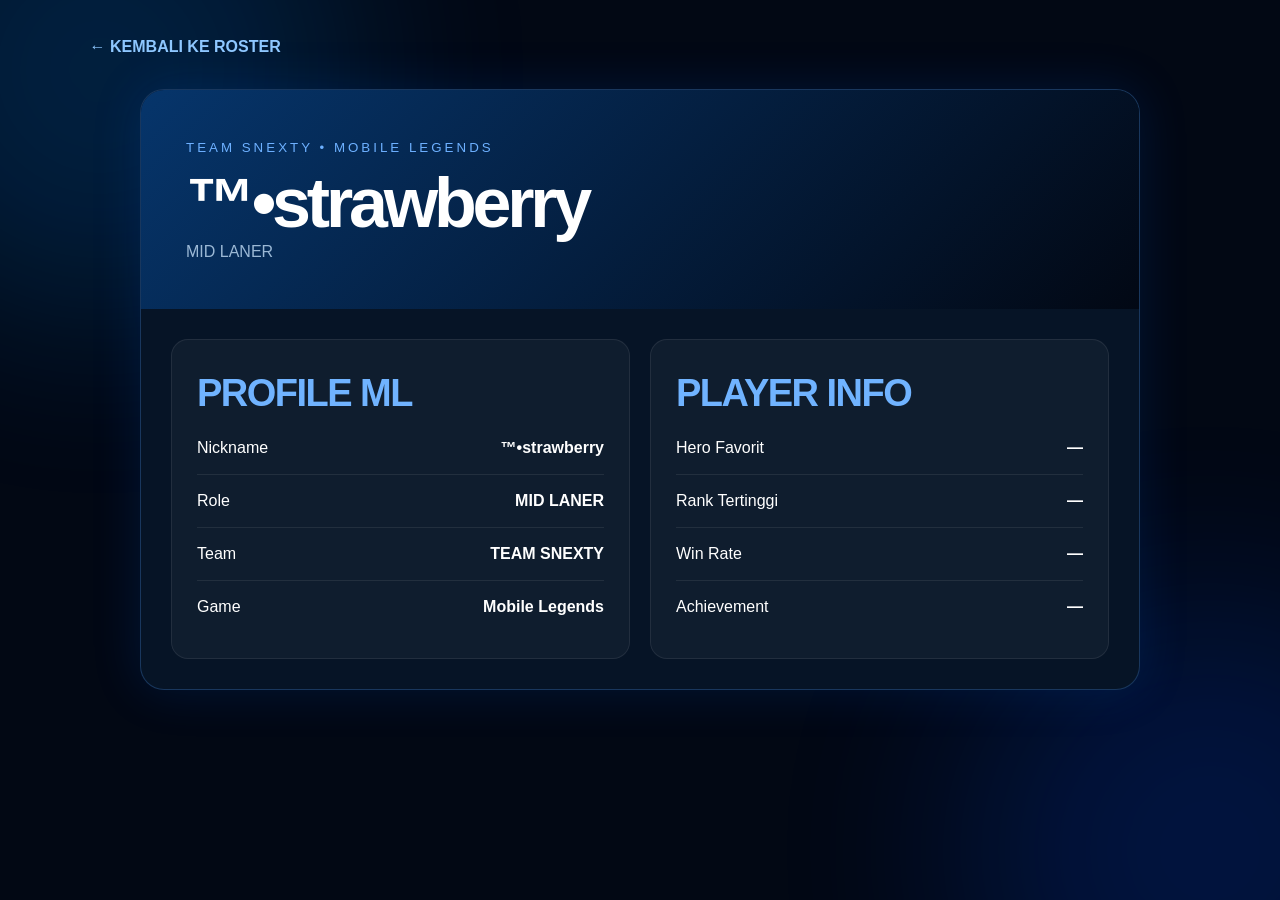
<file: strawberry.html>
<!DOCTYPE html>
<html lang="id">
<head>
<meta charset="UTF-8">
<meta name="viewport" content="width=device-width, initial-scale=1.0">

<title>™•strawberry — TEAM SNEXTY</title>
<link rel="stylesheet" href="style.css">

<style>
body{
  margin:0;
  background:#020814;
  color:white;
  font-family:Arial,sans-serif;
}

.profile-page{
  min-height:100vh;
  padding:35px 7%;
}

.back{
  display:inline-block;
  margin-bottom:30px;
  color:#8ec7ff;
  text-decoration:none;
  font-weight:bold;
}

.profile{
  max-width:1000px;
  margin:auto;
  overflow:hidden;
  border-radius:24px;
  border:1px solid rgba(80,160,255,.25);
  background:#061426;
  box-shadow:0 0 50px rgba(0,100,255,.15);
}

.profile-head{
  padding:45px;
  background:linear-gradient(135deg,#06356b,#020814);
}

.profile-head small{
  color:#6db0ff;
  letter-spacing:3px;
}

.profile-head h1{
  margin:12px 0 5px;
  font-size:clamp(38px,8vw,70px);
}

.role{
  color:#9bb8d5;
}

.content{
  display:grid;
  grid-template-columns:1fr 1fr;
  gap:20px;
  padding:30px;
}

.box{
  padding:25px;
  border-radius:17px;
  background:rgba(255,255,255,.04);
  border:1px solid rgba(255,255,255,.08);
}

.box h2{
  color:#70b3ff;
  margin-top:0;
}

.stat{
  display:flex;
  justify-content:space-between;
  padding:14px 0;
  border-bottom:1px solid rgba(255,255,255,.08);
}

.stat:last-child{
  border-bottom:0;
}

@media(max-width:700px){
  .content{
    grid-template-columns:1fr;
    padding:18px;
  }
}
</style>
</head>

<body>

<main class="profile-page">

<a href="index.html" class="back">
← KEMBALI KE ROSTER
</a>

<section class="profile">

<div class="profile-head">

<small>TEAM SNEXTY • MOBILE LEGENDS</small>

<h1>™•strawberry</h1>

<div class="role">
MID LANER
</div>

</div>

<div class="content">

<div class="box">

<h2>PROFILE ML</h2>

<div class="stat">
<span>Nickname</span>
<strong>™•strawberry</strong>
</div>

<div class="stat">
<span>Role</span>
<strong>MID LANER</strong>
</div>

<div class="stat">
<span>Team</span>
<strong>TEAM SNEXTY</strong>
</div>

<div class="stat">
<span>Game</span>
<strong>Mobile Legends</strong>
</div>

</div>

<div class="box">

<h2>PLAYER INFO</h2>

<div class="stat">
<span>Hero Favorit</span>
<strong>—</strong>
</div>

<div class="stat">
<span>Rank Tertinggi</span>
<strong>—</strong>
</div>

<div class="stat">
<span>Win Rate</span>
<strong>—</strong>
</div>

<div class="stat">
<span>Achievement</span>
<strong>—</strong>
</div>

</div>

</div>

</section>

</main>

</body>
</html>
</file>
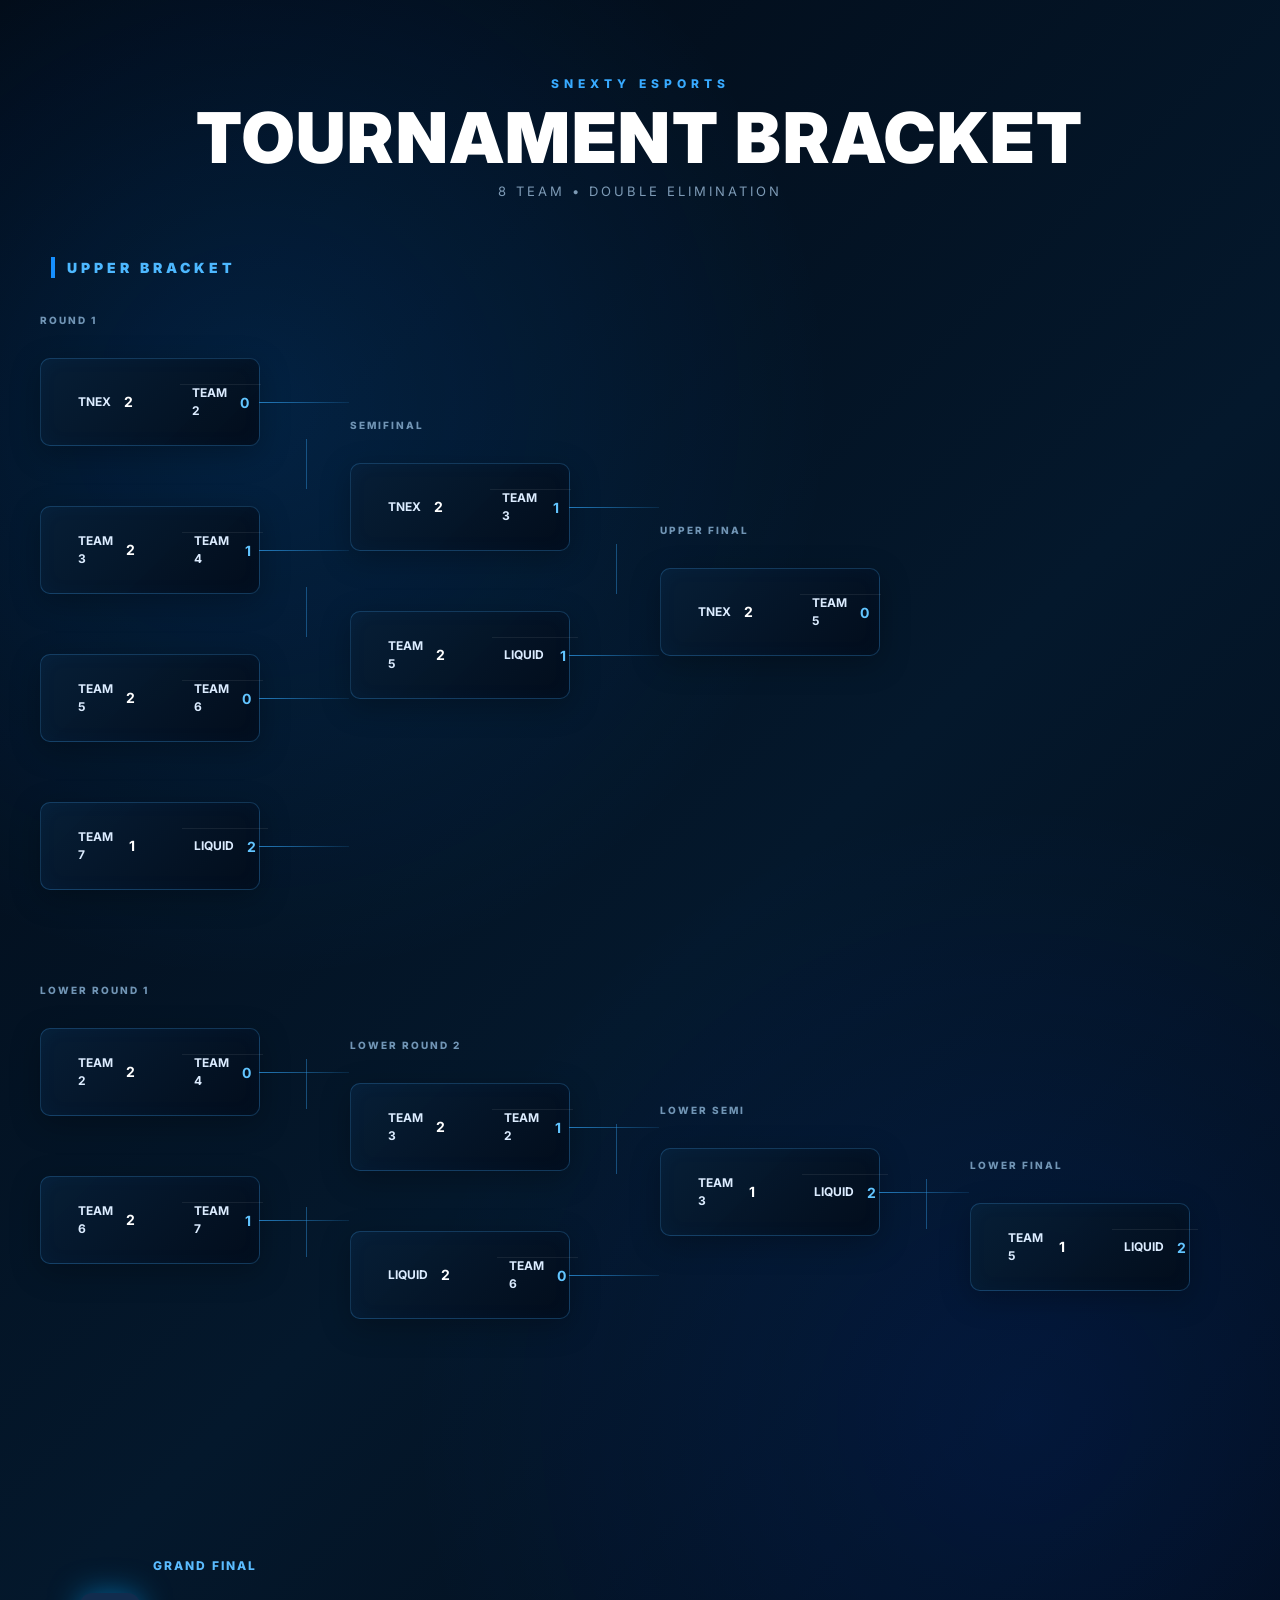
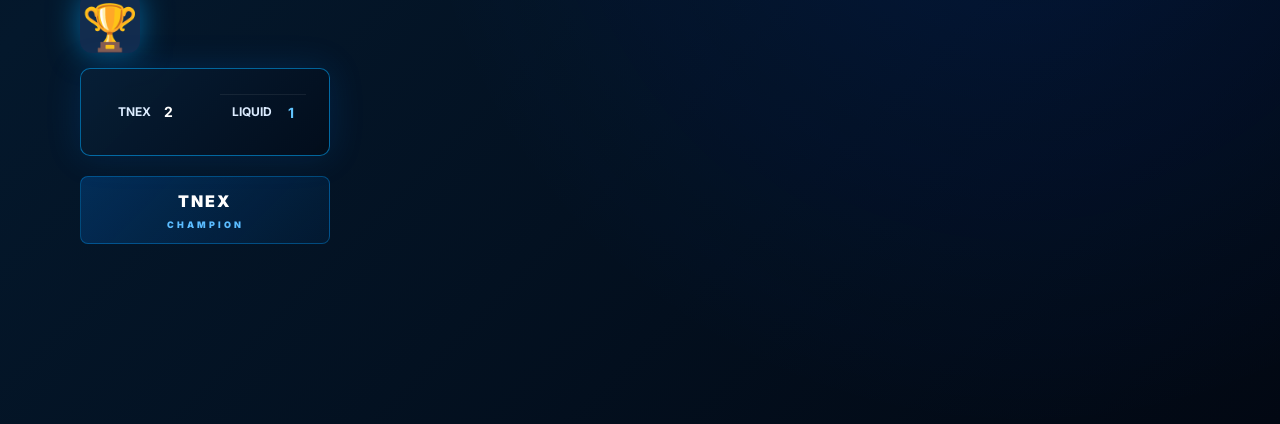
<file: tournament.html>
<!DOCTYPE html>
<html lang="id">
<head>
    <meta charset="UTF-8">
    <meta name="viewport" content="width=device-width, initial-scale=1.0">

    <title>SNEXTY Tournament</title>

    <link rel="stylesheet" href="style.css">
</head>

<body>

<section class="tournament">

    <div class="tournament-header">
        <span>SNEXTY ESPORTS</span>
        <h1>TOURNAMENT BRACKET</h1>
        <p>8 TEAM • DOUBLE ELIMINATION</p>
    </div>


    <!-- ================= UPPER BRACKET ================= -->

    <div class="bracket-title upper-title">
        UPPER BRACKET
    </div>

    <div class="bracket-wrapper">

        <div class="bracket upper">

            <!-- ROUND 1 -->
            <div class="round round-1">

                <div class="round-title">ROUND 1</div>

                <div class="match">
                    <div class="team">
                        <span>TNEX</span>
                        <b>2</b>
                    </div>

                    <div class="team">
                        <span>TEAM 2</span>
                        <b>0</b>
                    </div>
                </div>

                <div class="match">
                    <div class="team">
                        <span>TEAM 3</span>
                        <b>2</b>
                    </div>

                    <div class="team">
                        <span>TEAM 4</span>
                        <b>1</b>
                    </div>
                </div>

                <div class="match">
                    <div class="team">
                        <span>TEAM 5</span>
                        <b>2</b>
                    </div>

                    <div class="team">
                        <span>TEAM 6</span>
                        <b>0</b>
                    </div>
                </div>

                <div class="match">
                    <div class="team">
                        <span>TEAM 7</span>
                        <b>1</b>
                    </div>

                    <div class="team">
                        <span>LIQUID</span>
                        <b>2</b>
                    </div>
                </div>

            </div>


            <!-- ROUND 2 -->
            <div class="round round-2">

                <div class="round-title">SEMIFINAL</div>

                <div class="match">
                    <div class="team">
                        <span>TNEX</span>
                        <b>2</b>
                    </div>

                    <div class="team">
                        <span>TEAM 3</span>
                        <b>1</b>
                    </div>
                </div>

                <div class="match">
                    <div class="team">
                        <span>TEAM 5</span>
                        <b>2</b>
                    </div>

                    <div class="team">
                        <span>LIQUID</span>
                        <b>1</b>
                    </div>
                </div>

            </div>


            <!-- UPPER FINAL -->
            <div class="round upper-final">

                <div class="round-title">UPPER FINAL</div>

                <div class="match">
                    <div class="team">
                        <span>TNEX</span>
                        <b>2</b>
                    </div>

                    <div class="team">
                        <span>TEAM 5</span>
                        <b>0</b>
                    </div>
                </div>

            </div>

        </div>


        <!-- ================= LOWER BRACKET ================= -->

        <div class="bracket lower">

            <!-- LOWER ROUND 1 -->
            <div class="round lower-1">

                <div class="round-title">LOWER ROUND 1</div>

                <div class="match">
                    <div class="team">
                        <span>TEAM 2</span>
                        <b>2</b>
                    </div>

                    <div class="team">
                        <span>TEAM 4</span>
                        <b>0</b>
                    </div>
                </div>

                <div class="match">
                    <div class="team">
                        <span>TEAM 6</span>
                        <b>2</b>
                    </div>

                    <div class="team">
                        <span>TEAM 7</span>
                        <b>1</b>
                    </div>
                </div>

            </div>


            <!-- LOWER ROUND 2 -->
            <div class="round lower-2">

                <div class="round-title">LOWER ROUND 2</div>

                <div class="match">
                    <div class="team">
                        <span>TEAM 3</span>
                        <b>2</b>
                    </div>

                    <div class="team">
                        <span>TEAM 2</span>
                        <b>1</b>
                    </div>
                </div>

                <div class="match">
                    <div class="team">
                        <span>LIQUID</span>
                        <b>2</b>
                    </div>

                    <div class="team">
                        <span>TEAM 6</span>
                        <b>0</b>
                    </div>
                </div>

            </div>


            <!-- LOWER SEMI -->
            <div class="round lower-semi">

                <div class="round-title">LOWER SEMI</div>

                <div class="match">
                    <div class="team">
                        <span>TEAM 3</span>
                        <b>1</b>
                    </div>

                    <div class="team">
                        <span>LIQUID</span>
                        <b>2</b>
                    </div>
                </div>

            </div>


            <!-- LOWER FINAL -->
            <div class="round lower-final">

                <div class="round-title">LOWER FINAL</div>

                <div class="match">
                    <div class="team">
                        <span>TEAM 5</span>
                        <b>1</b>
                    </div>

                    <div class="team">
                        <span>LIQUID</span>
                        <b>2</b>
                    </div>
                </div>

            </div>

        </div>


        <!-- ================= GRAND FINAL ================= -->

        <div class="grand-final">

            <div class="round-title">GRAND FINAL</div>

            <div class="trophy">🏆</div>

            <div class="match grand-match">

                <div class="team winner">
                    <span>TNEX</span>
                    <b>2</b>
                </div>

                <div class="team">
                    <span>LIQUID</span>
                    <b>1</b>
                </div>

            </div>

            <div class="champion">
                TNEX
                <small>CHAMPION</small>
            </div>

        </div>

    </div>

</section>

</body>
</html>
</file>
<file: style.css>
@import url('https://fonts.googleapis.com/css2?family=Inter:wght@400;500;600;700;800;900&display=swap');

*{box-sizing:border-box;margin:0;padding:0}
html{scroll-behavior:smooth}
body{font-family:Inter,Arial,sans-serif;background:#03060d;color:#f5f8ff;line-height:1.5}
body:before{content:"";position:fixed;inset:0;pointer-events:none;background:radial-gradient(circle at 75% 10%,rgba(20,67,130,.20),transparent 30%),linear-gradient(135deg,#03060d 0%,#071326 52%,#02040a 100%);z-index:-1}
a{color:inherit;text-decoration:none}

.navbar{height:74px;display:flex;align-items:center;justify-content:space-between;padding:0 7%;position:sticky;top:0;z-index:20;background:rgba(3,6,13,.82);backdrop-filter:blur(14px);border-bottom:1px solid rgba(255,255,255,.07)}
.brand{font-weight:900;letter-spacing:.08em;font-size:15px}.brand span{display:inline-grid;place-items:center;width:32px;height:32px;margin-right:9px;border:1px solid #fff;border-radius:8px;font-size:11px}
nav{display:flex;gap:30px;font-size:13px;font-weight:700;color:#aeb9ca}nav a:hover{color:#fff}
.menu{display:none;background:none;border:0;color:#fff;font-size:25px}

.hero{min-height:650px;padding:100px 7%;display:flex;align-items:center;justify-content:space-between;overflow:hidden;position:relative}
.hero:after{content:"";position:absolute;width:520px;height:520px;right:-120px;top:80px;border-radius:50%;background:radial-gradient(circle,rgba(28,84,160,.28),transparent 67%);filter:blur(10px)}
.hero-content{max-width:760px;z-index:1}.eyebrow{color:#709bd7;font-size:12px;letter-spacing:.24em;font-weight:800;margin-bottom:14px}
h1{font-size:clamp(48px,9vw,112px);line-height:.92;letter-spacing:-.06em}h1 strong{display:block;color:#dfeaff;text-shadow:0 0 30px rgba(78,137,220,.2)}
.lead{margin:26px 0;color:#aab5c7;font-size:17px}.buttons{display:flex;gap:12px}.btn{padding:13px 20px;border-radius:8px;font-size:13px;font-weight:800;border:1px solid #244b7e}.primary{background:#174b8f}.primary:hover{background:#2163b6}.ghost{background:rgba(255,255,255,.03)}.ghost:hover{background:rgba(255,255,255,.08)}
.hero-mark{font-size:clamp(100px,22vw,270px);font-weight:900;letter-spacing:-.12em;color:transparent;-webkit-text-stroke:1px rgba(119,164,222,.22);user-select:none;transform:rotate(-8deg);z-index:1}

.stats{display:grid;grid-template-columns:repeat(3,1fr);border-top:1px solid rgba(255,255,255,.08);border-bottom:1px solid rgba(255,255,255,.08);background:rgba(7,16,30,.7)}
.stats div{padding:28px 7%;border-right:1px solid rgba(255,255,255,.07)}.stats div:last-child{border:0}.stats b{display:block;font-size:30px}.stats span{font-size:10px;color:#77869d;letter-spacing:.18em;font-weight:800}

.section{padding:100px 7%;max-width:1300px;margin:auto}.section.alt{max-width:none;background:linear-gradient(90deg,rgba(8,20,38,.72),rgba(3,7,15,.35));border-block:1px solid rgba(255,255,255,.05)}
.section-head{margin-bottom:35px}h2{font-size:38px;letter-spacing:-.04em}
.cards{display:grid;grid-template-columns:repeat(5,1fr);gap:14px}.player{padding:20px;background:linear-gradient(160deg,#0c1b31,#050912);border:1px solid rgba(99,145,207,.15);border-radius:12px;transition:.25s}.player:hover{transform:translateY(-5px);border-color:#3b70ad}.avatar{height:170px;border-radius:8px;display:grid;place-items:end start;padding:12px;font-size:45px;font-weight:900;color:rgba(255,255,255,.12);background:linear-gradient(145deg,#122c4e,#060a12)}.player h3{font-size:12px;margin-top:15px}.player p,.hint{font-size:10px;color:#718097;margin-top:5px;font-weight:700;letter-spacing:.12em}.hint{margin-top:18px;letter-spacing:0;font-weight:400}

.match{max-width:900px;margin:12px auto;padding:25px;display:grid;grid-template-columns:1fr auto auto;gap:35px;align-items:center;background:rgba(9,22,40,.72);border:1px solid rgba(99,145,207,.14);border-radius:12px}.match small{font-size:9px;color:#7194c0;letter-spacing:.17em;font-weight:800}.match h3{font-size:18px}.match p{font-size:11px;color:#77869d}.date{font-weight:800;color:#dfe9f8}.status{padding:7px 10px;border-radius:5px;background:#123b6c;color:#b9dcff;font-size:9px;font-weight:900}.status.muted{background:#141b26;color:#8793a5}

.achievement{display:grid;grid-template-columns:70px 1fr auto;align-items:center;gap:25px;padding:25px;border:1px solid rgba(99,145,207,.15);border-radius:12px;background:linear-gradient(100deg,#0b192d,#050912)}.trophy{width:60px;height:60px;display:grid;place-items:center;border-radius:12px;background:#122c4e;color:#bcdcff;font-size:24px}.achievement h3{font-size:14px}.achievement p{color:#7f8da1;font-size:12px;margin-top:4px}.achievement>strong{color:#7695bd}

footer{padding:40px 7%;border-top:1px solid rgba(255,255,255,.07);display:flex;justify-content:space-between;color:#6e7c91;font-size:11px}footer b{display:block;color:#e7edf8;letter-spacing:.08em}footer span{display:block;margin-top:4px}

@media(max-width:800px){
 nav{display:none;position:absolute;top:74px;left:0;right:0;padding:20px 7%;background:#050a13;flex-direction:column;gap:18px;border-bottom:1px solid #172238}
 nav.open{display:flex}.menu{display:block}.hero{min-height:560px;padding-top:80px}.hero-mark{position:absolute;right:-35px;opacity:.45}
 .stats{grid-template-columns:1fr}.stats div{border-right:0;border-bottom:1px solid rgba(255,255,255,.07);padding:20px 7%}
 .cards{grid-template-columns:repeat(2,1fr)}.avatar{height:130px}.match{grid-template-columns:1fr;gap:10px}.status{width:max-content}.achievement{grid-template-columns:55px 1fr}.achievement>strong{display:none}
 .section{padding:70px 7%}h2{font-size:30px}footer{display:block}footer p{margin-top:20px}
}
/* ===== SNEXTY ESPORTS BACKGROUND ===== */

/* =====================================================
   TEAM SNEXTY — TNEX ESPORTS ANIMATION
   ===================================================== */

/* HERO */
.hero {
    position: relative;
    overflow: hidden;
    isolation: isolate;

    /* GRID FUTURISTIK */
    background-image:
        linear-gradient(
            rgba(70, 140, 220, 0.025) 1px,
            transparent 1px
        ),
        linear-gradient(
            90deg,
            rgba(70, 140, 220, 0.025) 1px,
            transparent 1px
        );

    background-size: 45px 45px;

}


/* =====================================================
   BLUE GLOW
   ===================================================== */

.hero::before {
    content: "";
    position: absolute;

    width: 500px;
    height: 500px;

    top: -180px;
    right: -180px;

    background: radial-gradient(
        circle,
        rgba(0, 110, 255, 0.25) 0%,
        rgba(0, 110, 255, 0.08) 35%,
        transparent 70%
    );

    filter: blur(20px);

    z-index: -1;
}


.hero::after {
    content: "";
    position: absolute;

    width: 420px;
    height: 420px;

    bottom: -200px;
    left: -160px;

    background: radial-gradient(
        circle,
        rgba(0, 80, 180, 0.18),
        transparent 70%
    );

    filter: blur(25px);

    z-index: -1;
}


/* =====================================================
   TNEX WATERMARK
   ===================================================== */

.hero-mark {
    position: absolute;

    font-size: clamp(120px, 32vw, 300px);

    font-weight: 900;

    letter-spacing: -10px;

    color: rgba(70, 150, 255, 0.035);

    white-space: nowrap;

    pointer-events: none;
    user-select: none;

    text-shadow:
        0 0 40px rgba(50, 140, 255, 0.08),
        0 0 90px rgba(50, 140, 255, 0.05);

}


/* =====================================================
   JUDUL TEAM SNEXTY
   ===================================================== */

.hero h1 {
    position: relative;

    text-shadow:
        0 0 25px rgba(80, 160, 255, 0.15);
}


.hero h1 strong {
    text-shadow:
        0 0 35px rgba(80, 160, 255, 0.25);
}


/* =====================================================
   TOMBOL GLOW + SHINE
   ===================================================== */

.hero .btn.primary {
    position: relative;

    overflow: hidden;

    transition:
        transform 0.25s ease,
        box-shadow 0.25s ease;
}


.hero .btn.primary:hover {
    transform: translateY(-3px);

    box-shadow:
        0 10px 30px rgba(0, 120, 255, 0.35);
}


.hero .btn.primary::after {
    content: "";

    position: absolute;

    top: 0;
    left: -100%;

    width: 60%;
    height: 100%;

    background: linear-gradient(
        90deg,
        transparent,
        rgba(255, 255, 255, 0.25),
        transparent
    );

    animation: buttonShine 3.5s infinite;
}


/* =====================================================
   ANIMATIONS
   ===================================================== */

@keyframes tnexFloat {

    0% {
        transform:
            translate3d(-20px, 10px, 0)
            rotate(-3deg);
    }

    50% {
        transform:
            translate3d(25px, -20px, 0)
            rotate(2deg);
    }

    100% {
        transform:
            translate3d(-20px, 10px, 0)
            rotate(-3deg);
    }
}


@keyframes gridMove {

    from {
        background-position: 0 0;
    }

    to {
        background-position: 45px 45px;
    }
}


@keyframes glowMove {

    from {
        transform:
            translate(0, 0)
            scale(1);
    }

    to {
        transform:
            translate(-80px, 70px)
            scale(1.25);
    }
}


@keyframes glowMove2 {

    from {
        transform:
            translate(0, 0)
            scale(1);
    }

    to {
        transform:
            translate(70px, -50px)
            scale(1.2);
    }
}


@keyframes buttonShine {

    0% {
        left: -100%;
    }

    35%,
    100% {
        left: 150%;
    }
}

/* ===== VIEW PROFILE BUTTON ===== */

.view-profile {
  display: inline-flex;
  align-items: center;
  justify-content: center;
  margin-top: 14px;
  padding: 10px 18px;
  border: 1px solid rgba(80,160,255,.5);
  border-radius: 10px;
  background: rgba(10,80,160,.18);
  color: #fff;
  text-decoration: none;
  font-size: 13px;
  font-weight: 800;
  letter-spacing: .08em;
  transition: .3s ease;
}

.view-profile:hover {
  transform: translateY(-3px);
  background: rgba(20,110,220,.45);
  box-shadow: 0 0 25px rgba(40,140,255,.45);
}

/* =================================
   TNEX TEAM SHOWCASE
================================= */

.team-showcase {
  position: relative;
  min-height: 850px;
  padding: 110px 7% 100px;
  overflow: hidden;
  text-align: center;
  background:
    radial-gradient(circle at 50% 20%, rgba(0,130,255,.25), transparent 35%),
    linear-gradient(135deg, #020817, #041b35, #020817);
}

/* GRID BACKGROUND */

.team-showcase::before {
  content: "";
  position: absolute;
  inset: 0;
  background-image:
    linear-gradient(rgba(70,150,255,.06) 1px, transparent 1px),
    linear-gradient(90deg, rgba(70,150,255,.06) 1px, transparent 1px);
  background-size: 55px 55px;
  animation: gridMove 12s linear infinite;
  pointer-events: none;
}

@keyframes gridMove {
  from {
    transform: translateY(0);
  }

  to {
    transform: translateY(55px);
  }
}

/* LIGHT ORBS */

.light-orb {
  position: absolute;
  width: 400px;
  height: 400px;
  border-radius: 50%;
  filter: blur(80px);
  opacity: .35;
  pointer-events: none;
}

.orb-one {
  background: #0077ff;
  top: -150px;
  left: -100px;
  animation: orbMove 8s ease-in-out infinite alternate;
}

.orb-two {
  background: #00c8ff;
  bottom: -180px;
  right: -100px;
  animation: orbMove 10s ease-in-out infinite alternate-reverse;
}

@keyframes orbMove {
  from {
    transform: translate(0,0) scale(1);
  }

  to {
    transform: translate(80px,40px) scale(1.25);
  }
}

/* LOGO */

.team-logo-box {
  position: relative;
  z-index: 2;
  display: inline-flex;
  justify-content: center;
  align-items: center;
  width: 150px;
  height: 150px;
  margin-bottom: 30px;
  border: 2px solid rgba(100,190,255,.8);
  border-radius: 35px;
  background: rgba(0,20,45,.65);
  box-shadow:
    0 0 25px rgba(0,140,255,.5),
    inset 0 0 30px rgba(0,140,255,.12);
  animation: logoFloat 4s ease-in-out infinite;
}

.team-logo-box::before {
  content: "";
  position: absolute;
  inset: -10px;
  border: 1px solid rgba(0,180,255,.25);
  border-radius: 42px;
  animation: logoSpin 8s linear infinite;
}

.team-logo {
  font-size: 32px;
  font-weight: 900;
  letter-spacing: 3px;
  color: white;
  text-shadow:
    0 0 10px #00aaff,
    0 0 30px #0077ff;
}

@keyframes logoFloat {
  0%,100% {
    transform: translateY(0);
  }

  50% {
    transform: translateY(-12px);
  }
}

@keyframes logoSpin {
  from {
    transform: rotate(0deg);
  }

  to {
    transform: rotate(360deg);
  }
}

/* TEXT */

.team-label {
  position: relative;
  z-index: 2;
  margin: 10px 0;
  color: #61b5ff;
  font-size: 13px;
  font-weight: 800;
  letter-spacing: 5px;
}

.team-title {
  position: relative;
  z-index: 2;
  margin: 10px 0;
  font-size: clamp(55px, 10vw, 110px);
  font-weight: 950;
  line-height: .95;
  color: white;
  letter-spacing: -5px;
}

.team-title span {
  display: block;
  background: linear-gradient(
    90deg,
    #ffffff,
    #54b7ff,
    #ffffff,
    #248cff
  );
  background-size: 300%;
  -webkit-background-clip: text;
  background-clip: text;
  color: transparent;
  animation: titleGlow 5s linear infinite;
}

@keyframes titleGlow {
  from {
    background-position: 0%;
  }

  to {
    background-position: 300%;
  }
}

.team-desc {
  position: relative;
  z-index: 2;
  max-width: 650px;
  margin: 30px auto;
  color: #9fb6cf;
  font-size: 17px;
  line-height: 1.8;
}

/* STATS */

.team-highlights {
  position: relative;
  z-index: 2;
  display: flex;
  justify-content: center;
  gap: 18px;
  flex-wrap: wrap;
  margin: 55px auto;
}

.highlight {
  min-width: 170px;
  padding: 25px;
  border: 1px solid rgba(80,160,255,.22);
  border-radius: 18px;
  background: rgba(4,20,40,.65);
  backdrop-filter: blur(12px);
  transition: .3s;
}

.highlight:hover {
  transform: translateY(-8px);
  border-color: #249cff;
  box-shadow: 0 0 30px rgba(0,140,255,.25);
}

.highlight strong {
  display: block;
  font-size: 42px;
  color: white;
}

.highlight span {
  display: block;
  margin-top: 8px;
  font-size: 11px;
  letter-spacing: 3px;
  color: #718ba8;
}

/* BOTTOM CARDS */

.showcase-bottom {
  position: relative;
  z-index: 2;
  display: grid;
  grid-template-columns: repeat(3,1fr);
  gap: 20px;
  max-width: 1050px;
  margin: 60px auto 0;
}

.showcase-card {
  padding: 35px 25px;
  border: 1px solid rgba(80,160,255,.18);
  border-radius: 22px;
  background:
    linear-gradient(
      145deg,
      rgba(15,50,90,.55),
      rgba(2,13,28,.8)
    );
  backdrop-filter: blur(15px);
  transition: .4s;
}

.showcase-card:hover {
  transform: translateY(-10px) scale(1.02);
  border-color: rgba(50,170,255,.7);
  box-shadow:
    0 15px 50px rgba(0,100,255,.2),
    inset 0 0 30px rgba(0,130,255,.08);
}

.showcase-icon {
  font-size: 40px;
  margin-bottom: 15px;
  filter: drop-shadow(0 0 12px #168cff);
}

.showcase-card h3 {
  margin: 10px 0;
  color: white;
  font-size: 18px;
}

.showcase-card p {
  margin: 0;
  color: #7188a2;
  font-size: 13px;
  line-height: 1.6;
}

/* MOBILE */

@media (max-width: 800px) {

  .team-showcase {
    min-height: auto;
    padding: 90px 20px 70px;
  }

  .team-logo-box {
    width: 120px;
    height: 120px;
  }

  .team-logo {
    font-size: 26px;
  }

  .team-title {
    font-size: 65px;
  }

  .team-desc {
    font-size: 15px;
  }

  .showcase-bottom {
    grid-template-columns: 1fr;
  }

  .team-highlights {
    gap: 10px;
  }

  .highlight {
    min-width: 120px;
    padding: 20px 12px;
  }

  .highlight strong {
    font-size: 32px;
  }
}

/* FULL ROSTER BANNER */
.roster-banner {
    width: 100%;
    max-width: 1100px;
    margin: 35px auto 50px;
    padding: 8px;
    border: 1px solid rgba(0, 140, 255, 0.65);
    border-radius: 24px;
    background: linear-gradient(
        135deg,
        rgba(0, 90, 180, 0.25),
        rgba(0, 15, 40, 0.8),
        rgba(0, 120, 255, 0.2)
    );
    box-shadow:
        0 0 25px rgba(0, 120, 255, 0.25),
        inset 0 0 25px rgba(0, 100, 255, 0.08);
    overflow: hidden;
    position: relative;
}

.roster-banner::before {
    content: "";
    position: absolute;
    inset: -100%;
    background: linear-gradient(
        120deg,
        transparent 40%,
        rgba(255,255,255,0.18) 50%,
        transparent 60%
    );
    animation: rosterLight 5s linear infinite;
}

.roster-banner img {
    position: relative;
    z-index: 1;
    display: block;
    width: 100%;
    height: auto;
    border-radius: 18px;
}

@keyframes rosterLight {
    from {
        transform: translateX(-35%) rotate(10deg);
    }
    to {
        transform: translateX(35%) rotate(10deg);
    }
}

.roster-showcase {
    overflow: hidden;
}

.roster-image {
    margin: 25px auto 5px;
    width: 92%;
    border: 2px solid rgba(0, 140, 255, 0.8);
    border-radius: 18px;
    padding: 5px;
    box-shadow: 0 0 25px rgba(0, 120, 255, 0.35);
    overflow: hidden;
}

.roster-image img {
    display: block;
    width: 100%;
    height: auto;
    border-radius: 13px;
}

.achievement-image {
    width: 100%;
    border-radius: 15px;
    display: block;
    margin: 15px 0;
}

.achievement-showcase {
    width: 100%;
    max-width: 100%;
    min-width: 0;
    overflow: hidden;
    box-sizing: border-box;
}

.achievement-image {
    width: 100%;
    max-width: 100%;
    overflow: hidden;
    box-sizing: border-box;
    margin: 15px 0;
    border-radius: 15px;
}

.achievement-image img {
    width: 100%;
    max-width: 100%;
    height: auto;
    display: block;
    object-fit: contain;
    box-sizing: border-box;
}

.team-spirit-info {
    display: flex;
    flex-direction: column;
    align-items: center;
    gap: 12px;
    margin-top: 20px;
}

.team-spirit-info span {
    width: 100%;
    max-width: 300px;
    padding: 12px 15px;
    text-align: center;
    color: #9bb5c9;
    background: rgba(0, 80, 130, 0.25);
    border: 1px solid rgba(0, 140, 255, 0.25);
    border-radius: 12px;
    box-sizing: border-box;
}

html {
  scroll-behavior: smooth;
}

section {
  scroll-margin-top: 80px;
}

html {
  scroll-behavior: smooth;
}

section {
  scroll-margin-top: 80px;
}

.mobile-menu {
  display: none;
}

.mobile-menu.active {
  display: flex;
  flex-direction: column;
}

/* ===== ANIMATED MATCH BACKGROUND ===== */

body {
    position: relative;
    overflow-x: hidden;
    background: #020b18;
}

/* Cahaya biru bergerak */
body::before,
body::after {
    content: "";
    position: fixed;
    width: 500px;
    height: 500px;
    border-radius: 50%;
    pointer-events: none;
    filter: blur(100px);
    opacity: 0.18;
    z-index: -1;
}

body::before {
    background: #008cff;
    top: -180px;
    left: -150px;
    animation: glowMove 8s ease-in-out infinite alternate;
}

body::after {
    background: #004cff;
    right: -180px;
    bottom: -200px;
    animation: glowMove2 10s ease-in-out infinite alternate;
}

@keyframes glowMove {
    from {
        transform: translate(0, 0);
    }

    to {
        transform: translate(180px, 120px);
    }
}

@keyframes glowMove2 {
    from {
        transform: translate(0, 0);
    }

    to {
        transform: translate(-160px, -100px);
    }
}

/* Garis/grid tipis */
.match-center,
.matches-section {
    position: relative;
}

.match-center::before,
.matches-section::before {
    content: "";
    position: absolute;
    inset: 0;
    pointer-events: none;
    background-image:
        linear-gradient(rgba(0, 140, 255, 0.035) 1px, transparent 1px),
        linear-gradient(90deg, rgba(0, 140, 255, 0.035) 1px, transparent 1px);
    background-size: 50px 50px;
    animation: gridMove 12s linear infinite;
}

@keyframes gridMove {
    from {
        background-position: 0 0;
    }

    to {
        background-position: 50px 50px;
    }
}

/* =========================
   MATCH VS HORIZONTAL
========================= */

.match-card {
    width: 100%;
    display: grid;
    grid-template-columns: 1fr 120px 1fr;
    align-items: center;
    gap: 20px;
    padding: 45px 30px;
    box-sizing: border-box;
}

/* Tim kiri */
.match-card .team-left {
    display: flex;
    flex-direction: column;
    align-items: center;
    justify-content: center;
}

/* VS tengah */
.match-card .vs {
    display: flex;
    align-items: center;
    justify-content: center;
    font-size: 42px;
    font-weight: 800;
}

/* Tim kanan */
.match-card .team-right {
    display: flex;
    flex-direction: column;
    align-items: center;
    justify-content: center;
}

/* Logo */
.match-card .team-left img,
.match-card .team-right img {
    width: 150px;
    height: 150px;
    object-fit: contain;
    margin-bottom: 18px;
}

/* Nama tim */
.match-card .team-left h2,
.match-card .team-right h2 {
    margin: 0;
    text-align: center;
}

/* Jangan ubah jadi kolom di HP */
@media (max-width: 600px) {

    .match-card {
        grid-template-columns: 1fr 60px 1fr;
        gap: 8px;
        padding: 30px 10px;
    }

    .match-card .team-left img,
    .match-card .team-right img {
        width: 90px;
        height: 90px;
    }

    .match-card .vs {
        font-size: 26px;
    }

    .match-card .team-left h2,
    .match-card .team-right h2 {
        font-size: 18px;
    }
}

.match-card {
    position: relative;
    width: 100%;
    min-height: 420px;
    overflow: hidden;

    display: flex;
    align-items: center;
    justify-content: space-between;

    padding: 60px 7%;
    border-radius: 24px;

    background:
        linear-gradient(90deg,
            #031326 0%,
            #061d38 35%,
            #020b18 50%,
            #061d38 65%,
            #031326 100%);

    border: 1px solid rgba(0, 153, 255, .25);

    box-shadow:
        0 0 40px rgba(0, 110, 255, .12),
        inset 0 0 80px rgba(0, 100, 255, .08);
}

/* GRID HORIZONTAL */
.match-card::before {
    content: "";
    position: absolute;
    inset: 0;

    background:
        repeating-linear-gradient(
            90deg,
            transparent 0px,
            transparent 90px,
            rgba(0, 140, 255, .06) 91px,
            transparent 92px
        );

    opacity: .5;
    pointer-events: none;
}

/* GARIS CAHAYA BERGERAK */
.match-card::after {
    content: "";
    position: absolute;

    width: 45%;
    height: 2px;

    top: 50%;
    left: -45%;

    background: linear-gradient(
        90deg,
        transparent,
        #008cff,
        #6bc7ff,
        transparent
    );

    box-shadow: 0 0 18px #008cff;

    animation: lightMove 5s linear infinite;
}

@keyframes lightMove {
    0% {
        left: -45%;
    }

    100% {
        left: 100%;
    }
}

/* TEAM */
.match-team {
    position: relative;
    z-index: 2;

    width: 35%;

    text-align: center;
}

/* NAMA TIM */
.team-name {
    font-size: 42px;
    font-weight: 800;
    letter-spacing: 2px;

    color: white;

    text-shadow:
        0 0 10px rgba(0, 140, 255, .4),
        0 0 25px rgba(0, 140, 255, .15);
}

/* VS TENGAH */
.match-vs {
    position: relative;
    z-index: 3;

    display: flex;
    align-items: center;
    justify-content: center;

    width: 100px;
    height: 100px;

    border-radius: 50%;

    background: rgba(2, 15, 30, .8);

    border: 1px solid rgba(0, 153, 255, .45);

    box-shadow:
        0 0 20px rgba(0, 140, 255, .3),
        inset 0 0 25px rgba(0, 100, 255, .12);
}

.match-vs span {
    font-size: 28px;
    font-weight: 900;
    color: #ffffff;

    text-shadow:
        0 0 12px #008cff;
}

/* CAHAYA DI BELAKANG VS */
.match-vs::before {
    content: "";

    position: absolute;
    width: 180px;
    height: 180px;

    border-radius: 50%;

    background: radial-gradient(
        circle,
        rgba(0, 140, 255, .22),
        transparent 65%
    );

    animation: pulseGlow 2.5s ease-in-out infinite;
}

@keyframes pulseGlow {
    0%, 100% {
        transform: scale(.8);
        opacity: .5;
    }

    50% {
        transform: scale(1.15);
        opacity: 1;
    }
}

/* RESPONSIVE HP */
@media (max-width: 700px) {

    .match-card {
        min-height: 260px;
        padding: 35px 15px;
    }

    .team-name {
        font-size: 18px;
        letter-spacing: 1px;
    }

    .match-vs {
        width: 55px;
        height: 55px;
    }

    .match-vs span {
        font-size: 17px;
    }

    .match-vs::before {
        width: 100px;
        height: 100px;
    }
                        }

.match-vs {
    display: flex;
    flex-direction: column;
    align-items: center;
    justify-content: center;
    gap: 8px;
}

.match-score {
    font-size: 24px;
    font-weight: 900;
    color: white;
    text-shadow: 0 0 15px rgba(0, 140, 255, .8);
}

/* =========================
   MATCH CENTER - ESPORTS
   ========================= */

.match-card {
    position: relative;
    min-height: 360px;
    display: flex;
    align-items: center;
    justify-content: space-between;
    overflow: hidden;
    border-radius: 24px;
    border: 1px solid rgba(0, 140, 255, 0.25);
    background: #020b18;
    box-shadow:
        0 0 30px rgba(0, 100, 255, 0.12),
        inset 0 0 60px rgba(0, 80, 180, 0.08);
}

/* Background animasi */
.match-bg {
    position: absolute;
    inset: 0;
    overflow: hidden;
    pointer-events: none;
    background:
        radial-gradient(circle at 20% 50%, rgba(0, 130, 255, .20), transparent 35%),
        radial-gradient(circle at 80% 50%, rgba(0, 80, 255, .18), transparent 35%),
        linear-gradient(90deg, #020b18, #06172b, #020b18);
}

/* Garis cahaya bergerak */
.match-bg::before {
    content: "";
    position: absolute;
    width: 45%;
    height: 2px;
    top: 25%;
    left: -50%;
    background: linear-gradient(
        90deg,
        transparent,
        rgba(0, 170, 255, .8),
        transparent
    );
    box-shadow: 0 0 15px rgba(0, 170, 255, .7);
    animation: matchLight 5s linear infinite;
}

.match-bg::after {
    content: "";
    position: absolute;
    width: 35%;
    height: 2px;
    bottom: 25%;
    right: -40%;
    background: linear-gradient(
        90deg,
        transparent,
        rgba(0, 110, 255, .7),
        transparent
    );
    box-shadow: 0 0 15px rgba(0, 110, 255, .6);
    animation: matchLightReverse 6s linear infinite;
}

@keyframes matchLight {
    0% {
        transform: translateX(0);
    }

    100% {
        transform: translateX(330%);
    }
}

@keyframes matchLightReverse {
    0% {
        transform: translateX(0);
    }

    100% {
        transform: translateX(-330%);
    }
}

/* Tim kiri & kanan */
.match-team {
    position: relative;
    z-index: 2;
    width: 32%;
    text-align: center;
}

.team-name {
    font-size: 32px;
    font-weight: 800;
    letter-spacing: 2px;
    color: #fff;
    text-shadow: 0 0 18px rgba(255,255,255,.15);
}

/* Tengah */
.match-center {
    position: relative;
    z-index: 3;
    width: 180px;
    text-align: center;
    display: flex;
    flex-direction: column;
    align-items: center;
}

.match-status {
    font-size: 11px;
    font-weight: 800;
    letter-spacing: 3px;
    color: #5dbbff;
    margin-bottom: 12px;
    text-transform: uppercase;
    animation: statusGlow 2s ease-in-out infinite alternate;
}

.match-vs {
    font-size: 42px;
    font-weight: 900;
    color: #fff;
    line-height: 1;
    text-shadow:
        0 0 10px rgba(255,255,255,.3),
        0 0 25px rgba(0,140,255,.4);
}

.match-score {
    margin-top: 18px;
    font-size: 27px;
    font-weight: 900;
    letter-spacing: 4px;
    color: #fff;
    text-shadow: 0 0 18px rgba(0,160,255,.8);
    animation: scorePulse 2.5s ease-in-out infinite;
}

@keyframes statusGlow {
    from {
        opacity: .65;
        text-shadow: 0 0 5px rgba(0,160,255,.2);
    }

    to {
        opacity: 1;
        text-shadow: 0 0 15px rgba(0,160,255,.9);
    }
}

@keyframes scorePulse {
    0%, 100% {
        transform: scale(1);
    }

    50% {
        transform: scale(1.06);
    }
}

/* Mobile */
@media (max-width: 600px) {

    .match-card {
        min-height: 260px;
        border-radius: 18px;
    }

    .team-name {
        font-size: 20px;
        letter-spacing: 1px;
    }

    .match-center {
        width: 110px;
    }

    .match-status {
        font-size: 8px;
        letter-spacing: 2px;
        margin-bottom: 8px;
    }

    .match-vs {
        font-size: 28px;
    }

    .match-score {
        margin-top: 12px;
        font-size: 21px;
        letter-spacing: 2px;
    }
}

/* =================================
   TEAM JERSEY - PREMIUM LIGHT
================================= */

.jersey-section {
    position: relative;
    padding: 80px 20px;
    overflow: hidden;
}

/* Cahaya besar di background */
.jersey-section::before {
    content: "";
    position: absolute;
    width: 600px;
    height: 600px;
    left: 50%;
    top: 50%;
    transform: translate(-50%, -50%);

    background: radial-gradient(
        circle,
        rgba(0, 140, 255, 0.16) 0%,
        rgba(0, 100, 255, 0.08) 30%,
        transparent 70%
    );

    filter: blur(20px);
    animation: jerseyGlow 5s ease-in-out infinite alternate;
    pointer-events: none;
}

@keyframes jerseyGlow {
    0% {
        transform: translate(-50%, -50%) scale(.85);
        opacity: .55;
    }

    100% {
        transform: translate(-50%, -50%) scale(1.15);
        opacity: 1;
    }
}

/* Card */
.jersey-card {
    position: relative;
    max-width: 900px;
    min-height: 390px;
    margin: 0 auto;

    display: flex;
    align-items: center;
    justify-content: center;
    gap: 60px;

    padding: 45px;
    box-sizing: border-box;

    overflow: hidden;
    isolation: isolate;

    border-radius: 24px;
    border: 1px solid rgba(0, 150, 255, .25);

    background:
        radial-gradient(
            circle at 50% 45%,
            rgba(0, 130, 255, .14),
            transparent 48%
        ),
        linear-gradient(
            110deg,
            #020817 0%,
            #06203b 45%,
            #020817 100%
        );

    box-shadow:
        0 0 35px rgba(0, 110, 255, .10),
        inset 0 0 70px rgba(0, 100, 255, .06);
}

/* Cahaya horizontal berjalan */
.jersey-card::before {
    content: "";
    position: absolute;

    width: 35%;
    height: 150%;

    top: -25%;
    left: -45%;

    background: linear-gradient(
        90deg,
        transparent,
        rgba(70, 190, 255, .12),
        rgba(120, 210, 255, .28),
        rgba(70, 190, 255, .12),
        transparent
    );

    filter: blur(12px);
    transform: rotate(15deg);

    animation: jerseySweep 6s ease-in-out infinite;
}

@keyframes jerseySweep {
    0% {
        left: -45%;
        opacity: 0;
    }

    15% {
        opacity: 1;
    }

    50% {
        opacity: 1;
    }

    85% {
        opacity: 1;
    }

    100% {
        left: 120%;
        opacity: 0;
    }
}

/* Garis cahaya tipis */
.jersey-card::after {
    content: "";
    position: absolute;

    left: 5%;
    right: 5%;
    top: 50%;

    height: 1px;

    background: linear-gradient(
        90deg,
        transparent,
        rgba(0, 160, 255, .35),
        transparent
    );

    box-shadow: 0 0 12px rgba(0, 150, 255, .25);

    animation: jerseyLine 3s ease-in-out infinite alternate;
}

@keyframes jerseyLine {
    from {
        opacity: .25;
        transform: scaleX(.7);
    }

    to {
        opacity: .8;
        transform: scaleX(1);
    }
}

/* Jersey */
.jersey-image {
    position: relative;
    z-index: 2;

    width: 280px;
    height: 320px;

    display: flex;
    align-items: center;
    justify-content: center;

    animation: jerseyFloat 4s ease-in-out infinite;
}

.jersey-image::before {
    content: "";
    position: absolute;

    width: 230px;
    height: 230px;

    border-radius: 50%;

    background: radial-gradient(
        circle,
        rgba(0, 150, 255, .22),
        transparent 68%
    );

    filter: blur(15px);
    z-index: -1;

    animation: jerseyAura 3s ease-in-out infinite alternate;
}

.jersey-image img {
    max-width: 100%;
    max-height: 100%;

    object-fit: contain;

    filter:
        drop-shadow(0 0 10px rgba(0, 150, 255, .25));

    transition: .4s ease;
}

.jersey-card:hover .jersey-image {
    animation-play-state: paused;
}

.jersey-card:hover .jersey-image img {
    transform: scale(1.06);

    filter:
        drop-shadow(0 0 25px rgba(0, 170, 255, .65));
}

@keyframes jerseyFloat {
    0%, 100% {
        transform: translateY(0);
    }

    50% {
        transform: translateY(-8px);
    }
}

@keyframes jerseyAura {
    from {
        transform: scale(.8);
        opacity: .45;
    }

    to {
        transform: scale(1.15);
        opacity: 1;
    }
}

/* Tulisan */
.jersey-info {
    position: relative;
    z-index: 3;
}

.jersey-label {
    font-size: 11px;
    font-weight: 700;
    letter-spacing: 4px;
    color: #58baff;

    text-shadow: 0 0 12px rgba(0, 160, 255, .5);
}

.jersey-info h3 {
    margin: 10px 0;

    font-size: 40px;
    font-weight: 900;

    color: #fff;

    text-shadow:
        0 0 10px rgba(255,255,255,.15),
        0 0 25px rgba(0, 140, 255, .25);
}

.jersey-info p {
    margin: 0;

    color: rgba(255,255,255,.55);
    letter-spacing: 1px;
}

/* HP */
@media (max-width: 700px) {

    .jersey-section {
        padding: 60px 15px;
    }

    .jersey-card {
        min-height: 500px;
        flex-direction: column;
        gap: 15px;
        padding: 30px 15px;
    }

    .jersey-image {
        width: 220px;
        height: 260px;
    }

    .jersey-info {
        text-align: center;
    }

    .jersey-info h3 {
        font-size: 28px;
    }
     }
/* =========================
   TOURNAMENT
========================= */

.tournament-section {
    position: relative;
    padding: 80px 20px;
    overflow: hidden;
}

.tournament-card {
    position: relative;
    max-width: 900px;
    min-height: 300px;
    margin: auto;

    display: flex;
    align-items: center;
    justify-content: center;

    padding: 50px;
    box-sizing: border-box;
    overflow: hidden;

    border-radius: 24px;
    border: 1px solid rgba(0, 150, 255, .25);

    background:
        radial-gradient(
            circle at 50% 50%,
            rgba(0, 130, 255, .18),
            transparent 55%
        ),
        linear-gradient(
            110deg,
            #020817,
            #082340,
            #020817
        );

    box-shadow:
        0 0 40px rgba(0, 120, 255, .12),
        inset 0 0 70px rgba(0, 120, 255, .06);

    transition: .4s ease;
}

.tournament-card:hover {
    transform: translateY(-5px);

    box-shadow:
        0 0 50px rgba(0, 140, 255, .22),
        inset 0 0 80px rgba(0, 120, 255, .08);
}

/* cahaya bergerak */

.tournament-card::before {
    content: "";
    position: absolute;

    width: 35%;
    height: 160%;

    top: -30%;
    left: -50%;

    background: linear-gradient(
        90deg,
        transparent,
        rgba(70, 190, 255, .18),
        rgba(120, 220, 255, .35),
        transparent
    );

    filter: blur(12px);
    transform: rotate(15deg);

    animation: tournamentLight 6s ease-in-out infinite;
}

@keyframes tournamentLight {
    0% {
        left: -50%;
        opacity: 0;
    }

    20% {
        opacity: 1;
    }

    80% {
        opacity: 1;
    }

    100% {
        left: 120%;
        opacity: 0;
    }
}

.tournament-content {
    position: relative;
    z-index: 2;
    text-align: center;
}

.tournament-status {
    display: inline-block;

    padding: 7px 15px;
    margin-bottom: 15px;

    border: 1px solid rgba(0, 160, 255, .35);
    border-radius: 50px;

    font-size: 11px;
    font-weight: 800;
    letter-spacing: 3px;

    color: #62c3ff;

    background: rgba(0, 120, 255, .08);
}

.tournament-content h3 {
    margin: 5px 0 12px;

    font-size: 38px;
    font-weight: 900;
    letter-spacing: 2px;

    color: white;

    text-shadow:
        0 0 15px rgba(0, 140, 255, .35);
}

.tournament-content p {
    max-width: 550px;
    margin: 0 auto 25px;

    line-height: 1.7;
    color: rgba(255,255,255,.6);
}

/* BUTTON */

.tournament-btn {
    display: inline-flex;
    align-items: center;
    gap: 12px;

    padding: 13px 28px;

    border-radius: 10px;

    color: white;
    text-decoration: none;

    font-size: 13px;
    font-weight: 800;
    letter-spacing: 2px;

    background: linear-gradient(
        90deg,
        #006eff,
        #00aaff
    );

    box-shadow:
        0 0 20px rgba(0, 130, 255, .25);

    transition: .3s ease;
}

.tournament-btn span {
    font-size: 18px;
    transition: .3s ease;
}

.tournament-btn:hover {
    transform: translateY(-3px);

    box-shadow:
        0 0 30px rgba(0, 150, 255, .5);
}

.tournament-btn:hover span {
    transform: translateX(5px);
}

/* HP */

@media (max-width: 600px) {

    .tournament-section {
        padding: 60px 15px;
    }

    .tournament-card {
        min-height: 280px;
        padding: 35px 20px;
    }

    .tournament-content h3 {
        font-size: 27px;
    }

    .tournament-content p {
        font-size: 14px;
    }
}

/* =========================================
   SNEXTY TOURNAMENT BRACKET
========================================= */

.tournament {
    min-height: 100vh;
    padding: 70px 0 100px;

    color: white;

    background:
        radial-gradient(
            circle at 20% 20%,
            rgba(0, 130, 255, .16),
            transparent 30%
        ),
        radial-gradient(
            circle at 80% 70%,
            rgba(0, 80, 255, .12),
            transparent 35%
        ),
        linear-gradient(
            135deg,
            #020914,
            #04182c,
            #020813
        );

    overflow: hidden;
}


/* HEADER */

.tournament-header {
    text-align: center;
    margin-bottom: 55px;
}

.tournament-header span {
    color: #38aaff;

    font-size: 12px;
    font-weight: 800;

    letter-spacing: 5px;
}

.tournament-header h1 {
    margin: 12px 0;

    font-size: clamp(32px, 6vw, 70px);
    font-weight: 900;

    letter-spacing: 2px;
}

.tournament-header p {
    color: #7d9ab5;

    font-size: 13px;
    letter-spacing: 3px;
}


/* TITLES */

.bracket-title {
    width: 1450px;
    max-width: 92%;

    margin: auto auto 15px;

    color: #4db8ff;

    font-size: 14px;
    font-weight: 900;

    letter-spacing: 4px;

    border-left: 4px solid #168fff;
    padding-left: 12px;
}


/* HORIZONTAL SCROLL */

.bracket-wrapper {
    position: relative;

    width: 100%;

    overflow-x: auto;
    overflow-y: hidden;

    padding: 20px 40px 80px;
}


/* UPPER + LOWER */

.bracket {
    position: relative;

    display: flex;

    width: 1120px;
    min-width: 1120px;

    gap: 90px;
}


/* LOWER DI BAWAH */

.lower {
    margin-top: 45px;
}


/* ROUND */

.round {
    position: relative;

    width: 220px;
    min-width: 220px;

    display: flex;
    flex-direction: column;
}

.round-title {
    margin-bottom: 18px;

    color: #7195b5;

    font-size: 10px;
    font-weight: 800;

    letter-spacing: 2px;
}


/* MATCH */

.match {
    position: relative;

    width: 220px;

    margin-bottom: 48px;

    border: 1px solid rgba(66, 171, 255, .25);

    border-radius: 10px;

    background:
        linear-gradient(
            135deg,
            rgba(7, 31, 55, .95),
            rgba(2, 13, 27, .98)
        );

    box-shadow:
        0 8px 30px rgba(0,0,0,.25),

        inset 0 0 20px
        rgba(0,130,255,.04);

    overflow: visible;

    transition: .3s ease;
}

.match:hover {
    transform: translateY(-3px);

    border-color: rgba(44, 170, 255, .8);

    box-shadow:
        0 0 25px rgba(0,140,255,.2);
}


/* TEAM BAR */

.team {
    height: 36px;

    display: flex;

    align-items: center;
    justify-content: space-between;

    padding: 0 12px;

    box-sizing: border-box;

    color: #dcecff;

    font-size: 12px;
    font-weight: 700;
}

.team + .team {
    border-top: 1px solid rgba(255,255,255,.07);
}


/* SCORE */

.team b {
    min-width: 22px;

    text-align: right;

    color: #62c5ff;

    font-size: 14px;
}


/* WINNER */

.team:first-child b {
    color: #ffffff;
}


/* =========================================
   CONNECTOR LINES
========================================= */

/* garis ke ronde berikutnya */

.round:not(:last-child) .match::after {

    content: "";

    position: absolute;

    right: -90px;

    top: 50%;

    width: 90px;
    height: 1px;

    background:
        linear-gradient(
            90deg,
            rgba(42,145,220,.8),
            rgba(42,145,220,.15)
        );
}


/* garis vertikal penghubung */

.round:not(:first-child) .match::before {

    content: "";

    position: absolute;

    left: -45px;

    top: -25px;

    width: 1px;
    height: 50px;

    background: rgba(47,146,220,.45);
}


/* =========================================
   ROUND POSITIONS
========================================= */

.upper .round-2 {
    padding-top: 105px;
}

.upper .upper-final {
    padding-top: 210px;
}


/* LOWER POSITIONS */

.lower .lower-2 {
    padding-top: 55px;
}

.lower .lower-semi {
    padding-top: 120px;
}

.lower .lower-final {
    padding-top: 175px;
}


/* =========================================
   GRAND FINAL
========================================= */

.grand-final {

    width: 250px;
    min-width: 250px;

    margin-left: 40px;

    padding-top: 190px;

    text-align: center;
}

.grand-final .round-title {
    color: #5bbcff;

    font-size: 12px;
}


/* TROPHY */

.trophy {
    font-size: 45px;

    margin: 10px 0;

    filter:
        drop-shadow(
            0 0 15px rgba(0,170,255,.5)
        );
}


/* GRAND MATCH */

.grand-match {
    width: 250px;

    margin: 15px auto 20px;

    border-color: rgba(0,170,255,.55);

    box-shadow:
        0 0 35px rgba(0,130,255,.15);
}


/* CHAMPION */

.champion {

    padding: 12px;

    border-radius: 8px;

    background:
        linear-gradient(
            135deg,
            rgba(0,130,255,.22),
            rgba(0,70,140,.12)
        );

    border: 1px solid rgba(0,160,255,.35);

    color: white;

    font-weight: 900;
    letter-spacing: 2px;
}

.champion small {

    display: block;

    margin-top: 5px;

    color: #5bbcff;

    font-size: 9px;

    letter-spacing: 3px;
}


/* =========================================
   SCROLLBAR
========================================= */

.bracket-wrapper::-webkit-scrollbar {
    height: 7px;
}

.bracket-wrapper::-webkit-scrollbar-track {
    background: rgba(255,255,255,.03);
}

.bracket-wrapper::-webkit-scrollbar-thumb {
    background: rgba(40,155,255,.55);

    border-radius: 20px;
}


/* =========================================
   MOBILE
========================================= */

@media (max-width: 700px) {

    .tournament {
        padding-top: 45px;
    }

    .tournament-header h1 {
        font-size: 34px;
    }

    .bracket-wrapper {
        padding-left: 20px;
        padding-right: 20px;
    }

    .bracket {
        width: 1050px;
        min-width: 1050px;

        gap: 65px;
    }

    .round,
    .match {
        width: 190px;
        min-width: 190px;
    }

    .match {
        margin-bottom: 40px;
    }

    .round:not(:last-child) .match::after {
        right: -65px;
        width: 65px;
    }

    .grand-final,
    .grand-match {
        width: 210px;
        min-width: 210px;
    }
}
</file>
